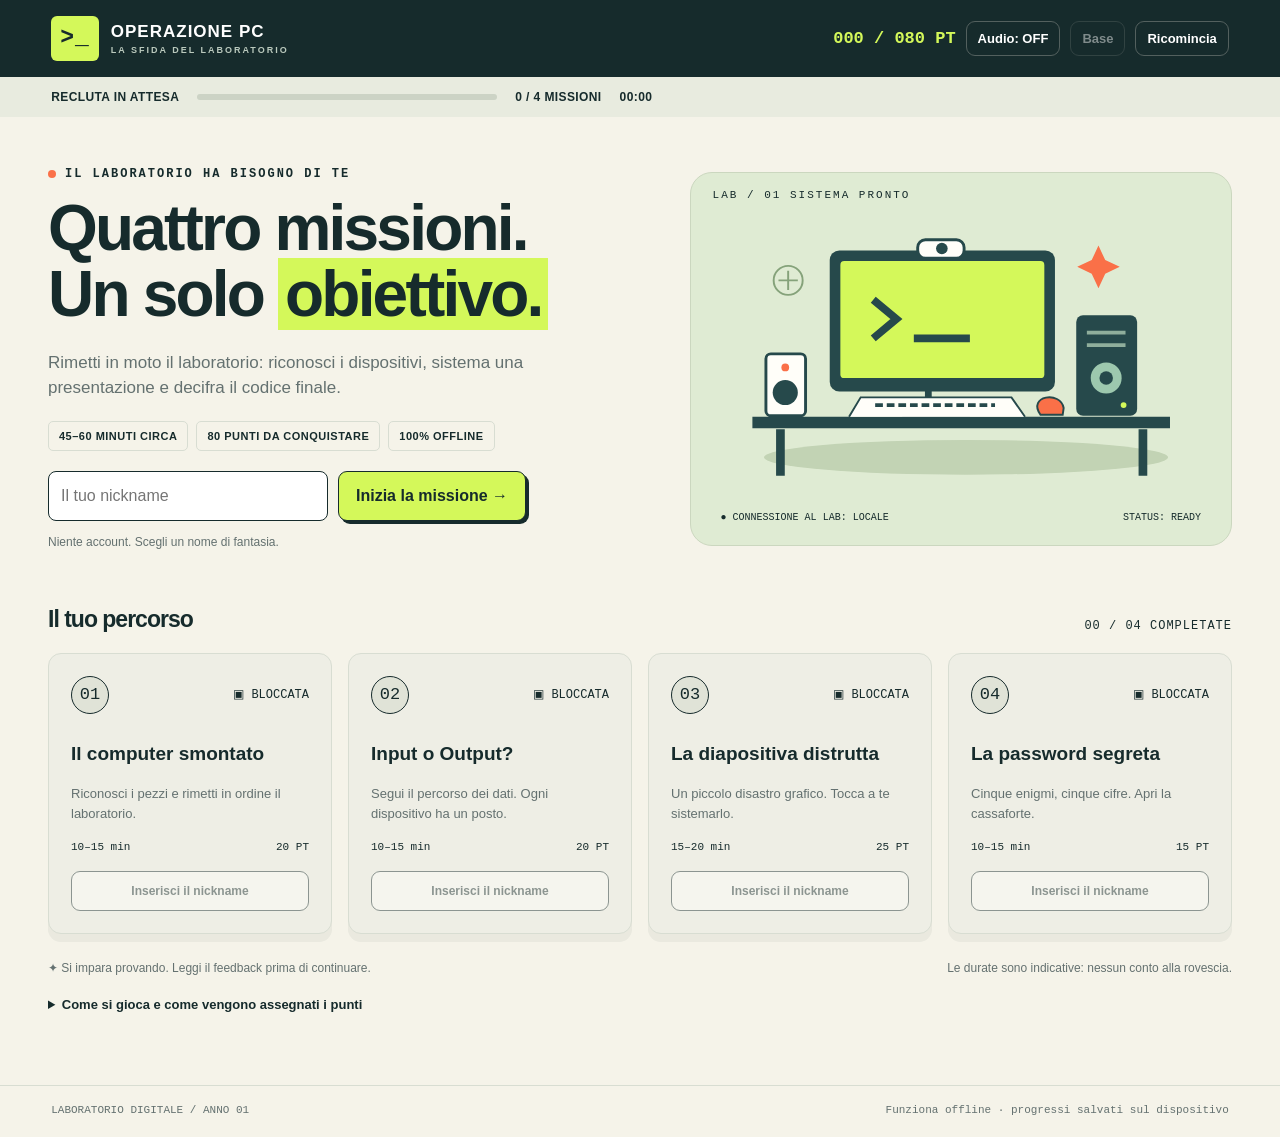
<file: index.html>
<!DOCTYPE html>
<html lang="it">
<head>
<meta charset="utf-8"><meta name="viewport" content="width=device-width,initial-scale=1">
<meta name="theme-color" content="#132325">
<title>OPERAZIONE PC — La sfida del laboratorio</title>
<style>
:root{--paper:#f5f3e9;--ink:#162b2c;--muted:#647170;--lime:#d4f85a;--orange:#fa7048;--line:#d8ddd2;--white:#fffef9;--green:#26724c;--red:#ad332d;--shadow:0 8px 0 #162b2c0d}*{box-sizing:border-box}body{margin:0;background:var(--paper);color:var(--ink);font-family:Arial,Helvetica,sans-serif;line-height:1.5}button,input,select{font:inherit}button{cursor:pointer}button:disabled{cursor:not-allowed;opacity:.45}button:focus-visible,input:focus-visible,select:focus-visible,[tabindex]:focus-visible{outline:3px solid #fa7048;outline-offset:4px}button{border:1px solid var(--ink);border-radius:9px;background:var(--white);padding:10px 17px;color:var(--ink);font-weight:700;transition:transform .16s,background .16s}button:hover:not(:disabled){transform:translateY(-2px);background:#e9eddf}.primary{background:var(--lime);box-shadow:3px 3px 0 var(--ink)}.primary:hover:not(:disabled){background:#c3ed3e}.dark{background:var(--ink);color:white}.dark:hover:not(:disabled){background:#304546}.small{padding:7px 11px;font-size:13px}.ghost{border-color:var(--line);background:transparent}.danger{color:var(--red)}header{background:var(--ink);color:white;padding:16px 4vw;display:flex;gap:20px;align-items:center;justify-content:space-between;position:relative;z-index:2}.brand{display:flex;align-items:center;gap:12px;letter-spacing:1px;font-size:17px;font-weight:900}.brand-mark{background:var(--lime);color:var(--ink);padding:5px 9px;border-radius:6px;font-family:monospace;font-size:23px}.header-tools{display:flex;align-items:center;gap:10px;flex-wrap:wrap}.header-tools button{color:white;border-color:#53605e;background:transparent}.score-pill{color:var(--lime);font:700 17px monospace}.statusbar{padding:11px 4vw;background:#e8ebdf;display:flex;gap:18px;align-items:center;font-size:12px;font-weight:700;letter-spacing:.4px}.progress-track{height:6px;background:#ccd3c5;border-radius:10px;flex:1;max-width:300px;overflow:hidden}.progress-track span{display:block;height:100%;background:var(--green);transition:width .4s}main{max-width:1240px;padding:36px 28px 70px;margin:auto}h1,h2,h3,p{margin-top:0}h1{font-size:clamp(38px,5vw,68px);line-height:1.04;letter-spacing:-2.8px;margin-bottom:22px}h2{font-size:30px;line-height:1.15;letter-spacing:-1px;margin-bottom:12px}h3{font-size:19px;line-height:1.25}.eyebrow{font:700 12px monospace;letter-spacing:2px;text-transform:uppercase;margin-bottom:14px;display:flex;align-items:center;gap:9px}.dot{width:8px;height:8px;border-radius:50%;background:var(--orange);display:inline-block}.muted{color:var(--muted)}.hero{display:grid;grid-template-columns:1.1fr 1fr;gap:45px;align-items:center;padding:14px 0 35px}.hero-copy>p{font-size:17px;max-width:510px}.hero-visual{background:#dfebd3;border:1px solid #cbd7bf;border-radius:22px;position:relative;padding:32px 20px 12px;overflow:hidden}.hero-visual:before{content:"LAB / 01     SISTEMA PRONTO";font:11px monospace;letter-spacing:2px;position:absolute;top:16px;left:22px}.hero-visual svg{width:100%;max-height:290px}.tag-row{display:flex;gap:8px;flex-wrap:wrap;margin:20px 0}.tag{font-size:11px;letter-spacing:.5px;font-weight:700;padding:6px 10px;border:1px solid var(--line);border-radius:5px}.start-form{display:flex;gap:10px;flex-wrap:wrap}.start-form input{border:1px solid var(--ink);background:white;border-radius:8px;padding:12px;min-width:210px;flex:1;max-width:280px}.mission-heading{display:flex;align-items:end;justify-content:space-between;gap:15px;margin:20px 0}.mission-heading h2{font-size:23px;margin:0}.mission-grid{display:grid;grid-template-columns:repeat(4,1fr);gap:16px}.mission-card{position:relative;border:1px solid var(--line);border-radius:13px;background:var(--white);padding:22px;display:flex;flex-direction:column;box-shadow:var(--shadow);min-height:275px}.mission-card.active{border:2px solid var(--ink);padding:21px}.mission-card.locked{background:#eeeee5}.card-top{display:flex;align-items:center;justify-content:space-between;margin-bottom:28px;font:12px monospace}.mission-number{width:38px;height:38px;display:grid;place-items:center;border:1px solid var(--ink);border-radius:50%;font-size:17px;background:var(--lime)}.locked .mission-number{background:#e0e3d7}.mission-card p{font-size:13px;color:var(--muted);flex:1}.mission-card button{width:100%;font-size:12px}.card-meta{font:11px monospace;display:flex;justify-content:space-between;margin:5px 0 18px}.footer-note{margin:25px 0 0;font-size:12px;color:var(--muted);display:flex;justify-content:space-between;gap:16px}.panel{border:1px solid var(--line);border-radius:16px;background:var(--white);padding:24px;box-shadow:var(--shadow)}.mission-title{display:flex;justify-content:space-between;gap:20px;align-items:start;margin-bottom:22px}.mission-title h1{font-size:40px;letter-spacing:-1.5px;margin:6px 0 10px}.mission-title p{max-width:730px;margin-bottom:0}.step{font:12px monospace;letter-spacing:1px}.point-tag{background:var(--lime);border:1px solid var(--ink);border-radius:7px;padding:8px 13px;white-space:nowrap;font:700 15px monospace}.split{display:grid;grid-template-columns:1.7fr 1fr;gap:20px}.instructions{background:#e9efdd;border-left:3px solid var(--green);padding:13px 16px;margin-bottom:20px;font-size:14px}.label-bank{display:flex;gap:8px;flex-wrap:wrap}.label-btn{font-size:13px;padding:8px 11px}.label-btn.selected{background:var(--ink);color:white}.label-btn.used{opacity:.4;text-decoration:line-through}.lab-scene{background:radial-gradient(#d1dcca 1px,transparent 1px),#eef2e6;background-size:18px 18px;border-radius:13px;border:1px solid var(--line);padding:18px;display:grid;grid-template-columns:repeat(5,1fr);gap:10px}.component{background:#fffef9d9;min-height:160px;border:1px solid #c6d1c0;border-radius:9px;padding:8px;display:flex;flex-direction:column;align-items:center;justify-content:center;gap:4px;position:relative}.component svg{width:100%;height:92px;max-width:125px}.component .component-num{font:11px monospace;color:var(--muted)}.component .answer{font-size:12px}.component.solved{border:2px solid var(--green);background:#e5f5dc}.component.failed{background:#ffe9de;border-color:var(--orange)}.tries{font-size:10px;color:var(--muted)}.feedback{margin-top:18px;border-radius:9px;padding:14px 17px;background:#e9eddf;min-height:54px;font-size:14px}.feedback.good{background:#e1f0da;color:#205638}.feedback.bad{background:#ffebe1;color:#963a25}.mission-actions{display:flex;gap:12px;align-items:center;flex-wrap:wrap;margin-top:22px}.learning{margin-top:16px;font-size:13px;color:var(--muted)}.device-deck{display:flex;gap:16px;align-items:center;justify-content:center;background:#edf1e7;padding:22px;border-radius:13px;margin-bottom:20px;min-height:190px}.device-card{width:190px;text-align:center;border:2px solid var(--ink);border-radius:12px;background:var(--white);padding:14px;box-shadow:5px 5px 0 #cad5c0;cursor:grab;touch-action:none}.device-card svg{height:95px;width:100%}.device-card strong{display:block}.device-card.chosen{outline:3px solid var(--orange)}.drop-grid{display:grid;grid-template-columns:repeat(3,1fr);gap:15px}.drop-zone{min-height:150px;border:2px dashed #a8b6a1;background:#f8faf1;border-radius:12px;padding:22px 12px;text-align:center}.drop-zone:hover,.drop-zone.drag-over{border-color:var(--green);background:#e1f1d1;transform:none}.drop-zone b{display:block;font-size:20px}.drop-zone span{display:block;font-size:13px;margin-top:7px;font-weight:400}.mini-track{display:flex;gap:5px;flex-wrap:wrap;margin:20px 0}.mini-track span{width:26px;height:7px;border-radius:6px;background:#dce2d3}.mini-track span.done{background:var(--green)}.mini-track span.current{background:var(--orange)}details{font-size:13px;margin-top:18px}summary{cursor:pointer;font-weight:700}.reference{width:320px;max-width:100%;margin:0 0 20px}.slide{container-type:inline-size;position:relative;width:100%;aspect-ratio:16/9;background:#fff;border:1px solid #c8cece;overflow:hidden;border-radius:4px;touch-action:none}.slide:before{content:"";position:absolute;left:0;top:0;height:100%;width:1.3%;background:#26724c}.slide .slide-el{position:absolute;line-height:1.22;overflow:hidden;user-select:none;touch-action:none}.slide.editing .slide-el{cursor:move;outline:1px dashed #bbc4bd}.slide .slide-el.selected{outline:2px solid #fa7048;outline-offset:3px}.slide-el svg{width:100%;height:100%}.editor-layout{display:grid;grid-template-columns:1fr 270px;gap:20px}.toolbar{display:flex;gap:7px;margin-bottom:14px;flex-wrap:wrap}.control label{display:flex;align-items:center;justify-content:space-between;font-size:12px;margin:12px 0 3px;font-weight:700}.control input[type=range]{width:100%;accent-color:var(--green)}.control select{width:100%;padding:8px;border-radius:6px;border:1px solid #b7c3b4;background:white}.control h3{margin-bottom:14px}.control .small{margin-top:12px}.checks{padding:0;list-style:none;display:grid;grid-template-columns:1fr 1fr;gap:7px;font-size:12px}.checks li{padding:8px 10px;border-radius:6px;background:#f0f2e9}.checks li.pass{background:#dfefd7;color:#205638}.code-slots{display:flex;gap:12px;justify-content:center;margin:24px 0}.code-slot{width:62px;height:74px;display:grid;place-items:center;background:var(--ink);color:var(--lime);border-radius:9px;font:700 36px monospace;border:1px solid #61766c}.code-slot.hidden{color:#7a9387}.riddle-nav{display:flex;gap:8px;justify-content:center;margin-bottom:20px}.riddle-nav button{width:42px;padding:8px}.riddle-nav .active{background:var(--lime)}.riddle-nav .done{background:#ddecdb}.riddle-card{max-width:700px;margin:auto}.riddle-card h3{font-size:24px}.answer-form{display:flex;gap:10px;margin:20px 0;flex-wrap:wrap}.answer-form input{border:1px solid #97a999;border-radius:7px;padding:12px;flex:1;min-width:180px}.hint-box{font-size:13px;padding:12px;background:#f3f0dc;border-radius:6px;margin-top:12px}.keypad{display:grid;grid-template-columns:repeat(3,1fr);gap:9px;max-width:280px;margin:18px auto}.keypad button{font:700 24px monospace;padding:12px}.code-display{font:700 32px monospace;letter-spacing:12px;text-align:center;background:#e4eddb;border-radius:7px;padding:12px;max-width:280px;margin:18px auto}.vault{max-width:540px;margin:auto;text-align:center}.result{max-width:860px;margin:0 auto;text-align:center}.result h1{font-size:52px}.trophy{width:90px;height:90px;display:grid;place-items:center;border-radius:50%;background:var(--lime);font-size:44px;margin:0 auto 22px;border:2px solid var(--ink)}.result-score{font:700 76px monospace;letter-spacing:-6px;margin:12px}.result-score small{font-size:25px;letter-spacing:0;color:var(--muted)}.stats{display:grid;grid-template-columns:repeat(3,1fr);gap:12px;margin:24px 0}.stats div{background:#edf1e4;border-radius:9px;padding:16px}.stats b{display:block;font-size:21px}.stats span{font-size:12px}.report{display:grid;grid-template-columns:repeat(4,1fr);gap:9px;margin:25px 0}.report div{border:1px solid var(--line);border-radius:9px;padding:14px 8px;font-size:12px}.report strong{display:block;font:700 21px monospace;margin-top:10px}.toast{position:fixed;bottom:22px;left:50%;transform:translateX(-50%);background:var(--ink);color:white;padding:13px 22px;border-radius:9px;z-index:100;max-width:90vw;font-size:14px;box-shadow:0 5px 30px #0003}.celebration{position:fixed;inset:0;pointer-events:none;z-index:20;overflow:hidden}.confetti{position:absolute;width:10px;height:19px;top:-30px;animation:fall 2.8s linear forwards}.unlock{animation:unlock .6s ease}.sr-only{position:absolute;width:1px;height:1px;padding:0;overflow:hidden;clip:rect(0,0,0,0)}.print-only{display:none}dialog{border:1px solid var(--ink);border-radius:15px;padding:28px;max-width:470px;width:90%;box-shadow:0 25px 70px #0004}dialog::backdrop{background:#13232599}dialog h2{font-size:24px}dialog .mission-actions{justify-content:flex-end}footer{border-top:1px solid var(--line);padding:18px 4vw;color:var(--muted);font:11px monospace;display:flex;justify-content:space-between;gap:16px}@keyframes fall{to{transform:translateY(110vh) rotate(620deg)}}@keyframes unlock{50%{transform:scale(1.04);filter:brightness(1.15)}}@media(max-width:950px){.mission-grid{grid-template-columns:repeat(2,1fr)}.hero{gap:25px}.split{grid-template-columns:1fr}.lab-scene{grid-template-columns:repeat(5,1fr)}.component{min-height:140px}.editor-layout{grid-template-columns:1fr 230px}.header-tools{gap:6px}.brand{font-size:14px}}@media(max-width:650px){header{padding:14px 18px;align-items:start}.brand{font-size:12px;gap:7px}.header-tools .small{font-size:11px;padding:5px 7px}.header-tools{justify-content:end}.brand-mark{font-size:17px}.score-pill{font-size:13px}main{padding:25px 16px 40px}.hero{grid-template-columns:1fr;gap:15px}.hero-visual{order:-1;padding-top:30px}.hero-visual svg{max-height:160px}.hero h1{font-size:43px}.mission-grid{gap:10px}.mission-card{padding:15px;min-height:260px}.mission-card.active{padding:14px}.card-top{margin-bottom:18px}.mission-title h1{font-size:31px}.mission-title{gap:10px}.point-tag{font-size:12px;padding:6px}.panel{padding:16px}.lab-scene{grid-template-columns:repeat(2,1fr);padding:10px}.component{min-height:140px}.drop-grid{gap:8px}.drop-zone{padding:13px 6px;min-height:145px}.drop-zone b{font-size:15px}.drop-zone span{font-size:11px}.device-deck{padding:16px;gap:12px}.editor-layout{grid-template-columns:1fr}.control{display:grid;grid-template-columns:1fr 1fr;gap:5px 14px}.control h3,.control>p{grid-column:1/-1}.checks{grid-template-columns:1fr}.code-slots{gap:7px}.code-slot{width:48px;height:61px;font-size:29px}.report{grid-template-columns:repeat(2,1fr)}.stats{gap:6px}.stats div{padding:11px 5px}.stats b{font-size:17px}.result h1{font-size:36px}.footer-note{flex-direction:column}.statusbar{gap:10px;font-size:10px}.result-score{font-size:64px}footer{font-size:10px}}@media(prefers-reduced-motion:reduce){*,*:before,*:after{animation:none!important;transition:none!important}}@media print{body{background:white}body>*{display:none!important}#certificate{display:block!important;padding:35mm 18mm;text-align:center;border:5px double #162b2c;min-height:240mm;color:#162b2c}#certificate h1{font-size:44px;line-height:1.2}#certificate h2{font-size:35px;margin:28px 0}#certificate p{font-size:18px}#certificate .cert-score{font-size:50px;font-family:monospace}}
</style>
</head>
<body>
<header><div class="brand"><span class="brand-mark">&gt;_</span><span>OPERAZIONE PC<small style="display:block;font-size:9px;letter-spacing:2px;color:#bac9bd">LA SFIDA DEL LABORATORIO</small></span></div><div class="header-tools"><span class="score-pill" id="globalScore">000 / 080 PT</span><button class="small" id="audioBtn" aria-pressed="false">Audio: OFF</button><button class="small" id="homeBtn">Base</button><button class="small" id="resetBtn">Ricomincia</button></div></header>
<div class="statusbar"><span id="playerStatus">RECLUTA IN ATTESA</span><div class="progress-track" aria-label="Missioni completate"><span id="globalProgress" style="width:0%"></span></div><span id="missionStatus">0 / 4 MISSIONI</span><span id="timer">00:00</span></div>
<main id="app"></main>
<footer><span>LABORATORIO DIGITALE / ANNO 01</span><span id="saveStatus">Funziona offline · progressi salvati sul dispositivo</span></footer>
<div id="live" class="sr-only" aria-live="polite"></div><div id="toast" class="toast" hidden role="status"></div>
<dialog id="confirmDialog"><h2 id="dialogTitle"></h2><p id="dialogText"></p><div class="mission-actions"><button id="dialogCancel">Annulla</button><button class="primary" id="dialogConfirm">Conferma</button></div></dialog>
<section id="certificate" class="print-only"></section>
<script>
'use strict';
// Tutte le illustrazioni sono SVG incorporati: nessuna risorsa esterna.
const $=s=>document.querySelector(s), app=$('#app');
const KEY='operazione-pc-v1';
const escapeHTML=s=>String(s).replace(/[&<>"']/g,c=>({'&':'&amp;','<':'&lt;','>':'&gt;','"':'&quot;',"'":'&#39;'}[c]));
const shuffle=a=>{a=[...a];for(let i=a.length-1;i>0;i--){const j=Math.floor(Math.random()*(i+1));[a[i],a[j]]=[a[j],a[i]]}return a};
const fmt=n=>Number.isInteger(n)?String(n):n.toLocaleString('it-IT',{maximumFractionDigits:1});
const icons={
 monitor:'<rect x="15" y="13" width="90" height="59" rx="5" fill="#26494b"/><rect x="21" y="19" width="78" height="45" rx="2" fill="#bfe7ce"/><path d="M45 83h30M60 72v11"/><path d="m35 40 12 10 29-23" stroke="#26724c"/>',
 tastiera:'<rect x="7" y="31" width="106" height="49" rx="6" fill="#d9dfd2"/><path d="M17 43h86M17 54h86M17 65h86M26 37v25m14-25v25m14-25v25m14-25v25m14-25v25m14-25v25M40 73h42" stroke="#526e64" stroke-width="3"/>',
 mouse:'<path d="M60 18v-9m0 9C28 18 32 45 32 64c0 30 56 30 56 0 0-19 4-46-28-46Z" fill="#d9dfd2"/><path d="M60 19v26M33 47h54"/><rect x="56" y="27" width="8" height="14" rx="4" fill="#fa7048"/>',
 webcam:'<path d="M44 65v13h32V65M31 81h58"/><rect x="17" y="26" width="86" height="41" rx="18" fill="#d9dfd2"/><circle cx="60" cy="46" r="16" fill="#26494b"/><circle cx="60" cy="46" r="7" fill="#bfe7ce"/><circle cx="88" cy="41" r="3" fill="#fa7048"/>',
 microfono:'<rect x="45" y="12" width="30" height="50" rx="15" fill="#d4f85a"/><path d="M34 45v8a26 26 0 0 0 52 0v-8M60 79v12M43 92h34M49 26h22M49 35h22M49 44h22"/>',
 stampante:'<path d="M33 36V9h54v27" fill="white"/><rect x="16" y="33" width="88" height="44" rx="6" fill="#d9dfd2"/><path d="M33 60h54v32H33Z" fill="white"/><path d="M43 72h34M43 82h24"/><circle cx="91" cy="45" r="4" fill="#fa7048"/>',
 casse:'<rect x="14" y="15" width="38" height="76" rx="5" fill="#26494b"/><rect x="68" y="15" width="38" height="76" rx="5" fill="#26494b"/><circle cx="33" cy="65" r="12" fill="#bfe7ce"/><circle cx="87" cy="65" r="12" fill="#bfe7ce"/><circle cx="33" cy="33" r="6" fill="#d4f85a"/><circle cx="87" cy="33" r="6" fill="#d4f85a"/>',
 case:'<rect x="34" y="9" width="52" height="87" rx="5" fill="#26494b"/><path d="M43 25h34M43 37h34" stroke="#9db9a9"/><circle cx="60" cy="66" r="13" fill="#bfe7ce"/><circle cx="60" cy="66" r="5" fill="#26494b"/><circle cx="72" cy="87" r="3" fill="#d4f85a"/>',
 cuffie:'<path d="M24 61V49a36 36 0 0 1 72 0v12" fill="none" stroke-width="10"/><rect x="18" y="49" width="21" height="38" rx="8" fill="#d4f85a"/><rect x="81" y="49" width="21" height="38" rx="8" fill="#d4f85a"/>',
 scanner:'<path d="m18 57 10-41 78 12-9 29Z" fill="#bfe7ce"/><path d="m29 46 6-21 58 9-4 12" fill="white"/><rect x="13" y="57" width="95" height="30" rx="5" fill="#d9dfd2"/><path d="M23 68h62"/><circle cx="98" cy="73" r="3" fill="#fa7048"/>',
 touchscreen:'<rect x="30" y="6" width="60" height="90" rx="7" fill="#26494b"/><rect x="36" y="14" width="48" height="69" rx="3" fill="#bfe7ce"/><circle cx="60" cy="90" r="2" fill="white"/><path d="M63 67V42a5 5 0 0 1 10 0v14l8-3 9 10-8 22H64L51 70a5 5 0 0 1 7-7Z" fill="#fa7048"/>',
 proiettore:'<rect x="11" y="34" width="96" height="42" rx="9" fill="#d9dfd2"/><circle cx="79" cy="55" r="17" fill="#26494b"/><circle cx="79" cy="55" r="10" fill="#bfe7ce"/><path d="M22 47h19M22 55h19M22 63h19M26 77v8M92 77v8"/>',
 multifunzione:'<path d="M23 33 34 13h59l13 20" fill="#bfe7ce"/><rect x="15" y="33" width="91" height="45" rx="6" fill="#d9dfd2"/><path d="M32 59h55v34H32Z" fill="white"/><path d="M42 70h35M42 80h26"/><path d="M24 23h71"/><circle cx="93" cy="45" r="3" fill="#fa7048"/>',
 tavoletta:'<path d="m12 74 17-44h77L91 83H20Z" fill="#26494b"/><path d="m30 66 10-27h52L81 74H26" fill="#bfe7ce"/><path d="m59 56 28-43 7 5-30 42Z" fill="#fa7048"/>',
 braille:'<rect x="6" y="40" width="108" height="35" rx="6" fill="#26494b"/><path d="M17 54h86M17 65h86" stroke="#bfe7ce" stroke-width="5" stroke-dasharray="2 6"/><path d="M29 29h62"/>',
};
function icon(id){return `<svg viewBox="0 0 120 105" aria-hidden="true" fill="none" stroke="#26494b" stroke-width="2.5" stroke-linecap="round" stroke-linejoin="round">${icons[id]||icons.monitor}</svg>`}
const devices=[
 {id:'monitor',name:'Monitor',category:'out',why:'Il monitor mostra immagini e testi prodotti dal computer: le informazioni escono verso di noi.'},
 {id:'tastiera',name:'Tastiera',category:'in',why:'Con i tasti inseriamo lettere, numeri e comandi nel computer.'},
 {id:'mouse',name:'Mouse',category:'in',why:'Il mouse invia al computer movimenti, clic e selezioni.'},
 {id:'webcam',name:'Webcam',category:'in',why:'La webcam acquisisce immagini e video e li invia al computer.'},
 {id:'microfono',name:'Microfono',category:'in',why:'Il microfono acquisisce la voce e altri suoni: i dati entrano nel computer.'},
 {id:'stampante',name:'Stampante',category:'out',why:'La stampante trasferisce su carta testi e immagini ricevuti dal computer.'},
 {id:'casse',name:'Casse audio',category:'out',why:'Le casse trasformano i dati del computer in suoni che possiamo ascoltare.'},
 {id:'case',name:'Case del PC',category:null,why:'Il case è il contenitore che protegge i componenti interni del computer. Non è un singolo dispositivo di input o output.'},
 {id:'cuffie',name:'Cuffie',category:'out',why:'Queste cuffie, senza microfono, riproducono l’audio del computer.'},
 {id:'scanner',name:'Scanner',category:'in',why:'Lo scanner acquisisce un documento cartaceo e ne invia l’immagine digitale al computer.'},
 {id:'touchscreen',name:'Touchscreen',category:'both',why:'Lo schermo mostra informazioni (output) e riceve i nostri tocchi (input).'},
 {id:'proiettore',name:'Proiettore',category:'out',why:'Il proiettore mostra su una parete immagini ricevute dal computer.'},
 {id:'multifunzione',name:'Stampante con scanner',category:'both',why:'La scansione acquisisce dati (input); la stampa li trasferisce su carta (output).'},
 {id:'tavoletta',name:'Tavoletta grafica',category:'in',why:'La tavoletta senza schermo acquisisce i movimenti della penna per disegnare nel computer.'},
 {id:'braille',name:'Display Braille',category:'out',why:'Questo display restituisce il testo del computer con puntini in rilievo, leggibili al tatto.'},
 {id:'cuffie-mic',name:'Cuffie con microfono',category:'both',why:'Le cuffie riproducono suoni (output); il microfono acquisisce la voce (input).'}
];
icons['cuffie-mic']=icons.cuffie+'<path d="M91 81v10H64"/><rect x="55" y="85" width="15" height="9" rx="4" fill="#fa7048"/>';
const byId=id=>devices.find(d=>d.id===id);
const missions=[{title:'Il computer smontato',desc:'Riconosci i pezzi e rimetti in ordine il laboratorio.',time:'10–15 min',max:20},{title:'Input o Output?',desc:'Segui il percorso dei dati. Ogni dispositivo ha un posto.',time:'10–15 min',max:20},{title:'La diapositiva distrutta',desc:'Un piccolo disastro grafico. Tocca a te sistemarlo.',time:'15–20 min',max:25},{title:'La password segreta',desc:'Cinque enigmi, cinque cifre. Apri la cassaforte.',time:'10–15 min',max:15}];
function initial(){return {version:1,nickname:'',audio:false,elapsed:0,finished:false,completed:[false,false,false,false],scores:[0,0,0,0],m1:{order:shuffle(devices.slice(0,10).map(d=>d.id)),labels:shuffle(devices.slice(0,10).map(d=>d.id)),attempts:{},resolved:{},selected:null},m2:{order:shuffle(devices.filter(d=>d.category).map(d=>d.id)),index:0,attempts:{},results:{},pending:false},m3:{selected:'title',elements:{title:{x:38,y:67,w:60,font:15,color:'#c9c9c9'},body:{x:4,y:6,w:82,font:39,color:'#d8d8d8'},image:{x:27,y:15,w:65}},checked:false},m4:{digits:Array.from({length:5},()=>String(Math.floor(Math.random()*10))),solved:[false,false,false,false,false],errors:[0,0,0,0,0],hints:[0,0,0,0,0],current:0,entry:''}}}
let storageAvailable=true,state;
try{const raw=localStorage.getItem(KEY);state=raw?JSON.parse(raw):initial();if(!validState(state))throw Error('Salvataggio non valido')}catch(e){state=initial();if(e instanceof SyntaxError)storageAvailable=false}
function validState(s){return s&&s.version===1&&typeof s.nickname==='string'&&typeof s.elapsed==='number'&&s.elapsed>=0&&s.completed?.length===4&&s.scores?.length===4&&s.scores.every((n,i)=>Number.isFinite(n)&&n>=0&&n<=missions[i].max)&&s.m1?.order?.length===10&&s.m1.order.every(id=>byId(id))&&s.m1.labels?.length===10&&s.m1.attempts&&s.m1.resolved&&s.m2?.order?.length===15&&s.m2.order.every(id=>byId(id)?.category)&&Number.isInteger(s.m2.index)&&s.m2.index>=0&&s.m2.index<=15&&s.m2.attempts&&s.m2.results&&s.m3?.elements?.title&&s.m3.elements.body&&s.m3.elements.image&&s.m4?.digits?.length===5&&s.m4.digits.every(n=>/^\d$/.test(n))&&s.m4.solved?.length===5&&s.m4.errors?.length===5&&s.m4.hints?.length===5}
let view='home',feedback='',feedbackKind='',toastTimeout,lastTick=Date.now(),audioContext,dialogAction=null;
function persist(){try{localStorage.setItem(KEY,JSON.stringify(state));storageAvailable=true}catch(e){storageAvailable=false}$('#saveStatus').textContent=storageAvailable?'Funziona offline · progressi salvati sul dispositivo':'Salvataggio non disponibile: mantieni aperta questa pagina';updateHeader()}
function total(){return Math.round(state.scores.reduce((a,b)=>a+b,0)*2)/2}
function timeText(seconds){const m=Math.floor(seconds/60),s=Math.floor(seconds%60);return `${String(m).padStart(2,'0')}:${String(s).padStart(2,'0')}`}
function updateHeader(){$('#globalScore').textContent=`${fmt(total()).padStart(3,'0')} / 080 PT`;$('#playerStatus').textContent=state.nickname?`AGENTE ${state.nickname.toUpperCase()}`:'RECLUTA IN ATTESA';const count=state.completed.filter(Boolean).length;$('#globalProgress').style.width=`${count*25}%`;$('#missionStatus').textContent=`${count} / 4 MISSIONI`;$('#timer').textContent=timeText(state.elapsed);$('#audioBtn').textContent=`Audio: ${state.audio?'ON':'OFF'}`;$('#audioBtn').setAttribute('aria-pressed',String(state.audio));$('#homeBtn').disabled=!state.nickname}
function announce(message,kind=''){$('#live').textContent=message;feedback=message;feedbackKind=kind;tone(kind==='bad'?false:true)}
function toast(message){$('#toast').textContent=message;$('#toast').hidden=false;clearTimeout(toastTimeout);toastTimeout=setTimeout(()=>$('#toast').hidden=true,3500)}
function tone(good){if(!state.audio)return;try{audioContext??=new(window.AudioContext||window.webkitAudioContext)();audioContext.resume();const o=audioContext.createOscillator(),g=audioContext.createGain();o.connect(g);g.connect(audioContext.destination);o.type='sine';o.frequency.setValueAtTime(good?550:180,audioContext.currentTime);o.frequency.exponentialRampToValueAtTime(good?880:90,audioContext.currentTime+.14);g.gain.setValueAtTime(.07,audioContext.currentTime);g.gain.exponentialRampToValueAtTime(.001,audioContext.currentTime+.22);o.start();o.stop(audioContext.currentTime+.23)}catch(e){}}
function confirmAction(title,message,action){$('#dialogTitle').textContent=title;$('#dialogText').textContent=message;dialogAction=action;$('#confirmDialog').showModal()}
$('#dialogCancel').onclick=()=>$('#confirmDialog').close();$('#dialogConfirm').onclick=()=>{$('#confirmDialog').close();dialogAction?.();dialogAction=null};
$('#audioBtn').onclick=()=>{state.audio=!state.audio;persist();tone(true)};
$('#homeBtn').onclick=()=>navigate('home');$('#resetBtn').onclick=()=>confirmAction('Nuova operazione?','Verranno cancellati nickname, punteggio e progressi di questa partita su questo browser.',()=>{state=initial();lastTick=Date.now();persist();$('#live').textContent='';navigate('home')});
// Il tempo conta solo mentre la pagina è visibile; non include la chiusura del browser.
setInterval(()=>{const now=Date.now();if(state.nickname&&!state.finished&&!document.hidden){state.elapsed+=Math.min(2,(now-lastTick)/1000);updateHeader()}lastTick=now},1000);
setInterval(()=>{if(state.nickname)persist()},10000);document.addEventListener('visibilitychange',()=>{lastTick=Date.now();persist()});window.addEventListener('pagehide',persist);
function navigate(next){view=next;feedback='';feedbackKind='';render();window.scrollTo({top:0,behavior:'instant'});const heading=app.querySelector('h1');if(heading){heading.tabIndex=-1;heading.focus({preventScroll:true})}}
function render(){updateHeader();if(view==='home')home();else if(view==='final')finalScreen();else if(view===1)mission1();else if(view===2)mission2();else if(view===3)mission3();else if(view===4)mission4()}
function feedbackHTML(){return `<div class="feedback ${feedbackKind}" role="status">${feedback?escapeHTML(feedback):'Il laboratorio è pronto. Tocca a te!'}</div>`}
function heading(n,extra=''){const m=missions[n-1];return `<div class="mission-title"><div><div class="step">MISSIONE 0${n} / 04 · ${m.time.toUpperCase()}</div><h1>${m.title}</h1><p class="muted">${m.desc} ${extra}</p></div><div class="point-tag">${fmt(state.scores[n-1])} / ${m.max} PT</div></div>`}
function labIllustration(){return `<svg viewBox="0 0 480 300" aria-label="Una postazione informatica illustrata" role="img"><ellipse cx="245" cy="261" rx="209" ry="18" fill="#c2d3b4"/><path d="M24 219h432v12H24z" fill="#26494b"/><path d="M53 232v48m375-48v48" stroke="#26494b" stroke-width="9"/><rect x="104" y="47" width="233" height="146" rx="10" fill="#26494b"/><rect x="115" y="58" width="211" height="121" rx="4" fill="#d4f85a"/><path d="m149 98 24 20-24 20m42 0h58" fill="none" stroke="#26494b" stroke-width="8"/><path d="M206 192v23h-27m27 0h43" fill="none" stroke="#26494b" stroke-width="7"/><rect x="359" y="114" width="63" height="104" rx="7" fill="#26494b"/><path d="M370 132h40m-40 13h40" stroke="#8fae9c" stroke-width="4"/><circle cx="390" cy="179" r="16" fill="#9dc8ae"/><circle cx="390" cy="179" r="7" fill="#26494b"/><circle cx="408" cy="207" r="3" fill="#d4f85a"/><path d="m124 219 12-20h156l14 20" fill="#fffef9" stroke="#26494b" stroke-width="2"/><path d="M151 207h124" stroke="#26494b" stroke-width="4" stroke-dasharray="8 4"/><path d="M322 217c-14-20 21-25 24-7l-1 7z" fill="#fa7048" stroke="#26494b" stroke-width="2"/><rect x="38" y="154" width="41" height="64" rx="5" fill="#fffef9" stroke="#26494b" stroke-width="3"/><circle cx="58" cy="194" r="13" fill="#26494b"/><circle cx="58" cy="168" r="4" fill="#fa7048"/><rect x="195" y="36" width="48" height="19" rx="8" fill="#fffef9" stroke="#26494b" stroke-width="3"/><circle cx="220" cy="45" r="6" fill="#26494b"/><path d="m375 57 7-15 7 15 15 7-15 7-7 15-7-15-15-7z" fill="#fa7048"/><circle cx="61" cy="78" r="15" fill="none" stroke="#85a27a" stroke-width="2"/><path d="M51 78h20m-10-10v20" stroke="#85a27a" stroke-width="2"/></svg>`}
function home(){const started=Boolean(state.nickname),count=state.completed.filter(Boolean).length;app.innerHTML=`<section class="hero"><div class="hero-copy"><div class="eyebrow"><i class="dot"></i> IL LABORATORIO HA BISOGNO DI TE</div><h1>Quattro missioni.<br>Un solo <span style="background:var(--lime);padding:0 7px">obiettivo.</span></h1><p class="muted">Rimetti in moto il laboratorio: riconosci i dispositivi, sistema una presentazione e decifra il codice finale.</p><div class="tag-row"><span class="tag">45–60 MINUTI CIRCA</span><span class="tag">80 PUNTI DA CONQUISTARE</span><span class="tag">100% OFFLINE</span></div>${started?`<p><b>Bentornato, ${escapeHTML(state.nickname)}.</b><br><span class="muted" style="font-size:14px">I tuoi progressi sono qui. Riparti dalla base.</span></p><button class="primary" id="resumeBtn">${count===4?'Vedi il risultato finale':'Riprendi l’operazione'} →</button>`:`<form class="start-form" id="startForm"><label class="sr-only" for="nickname">Il tuo nickname</label><input id="nickname" maxlength="20" placeholder="Il tuo nickname" required autocomplete="off"><button class="primary" type="submit">Inizia la missione →</button></form><p style="font-size:12px;margin:12px 0 0" class="muted">Niente account. Scegli un nome di fantasia.</p>`}</div><div class="hero-visual">${labIllustration()}<div style="display:flex;justify-content:space-between;font:10px monospace;padding:10px"><span>● CONNESSIONE AL LAB: LOCALE</span><span>STATUS: READY</span></div></div></section><div class="mission-heading"><h2>Il tuo percorso</h2><span class="step">${String(count).padStart(2,'0')} / 04 COMPLETATE</span></div><section class="mission-grid">${missions.map((m,i)=>{const unlocked=started&&(i===0||state.completed[i-1]),done=state.completed[i];return `<article class="mission-card ${!unlocked?'locked':!done?'active':''}"><div class="card-top"><span class="mission-number">0${i+1}</span><span>${done?'✓ COMPLETATA':unlocked?'● DISPONIBILE':'▣ BLOCCATA'}</span></div><h3>${m.title}</h3><p>${m.desc}</p><div class="card-meta"><span>${m.time}</span><span>${done?fmt(state.scores[i])+' / ':''}${m.max} PT</span></div><button data-mission="${i+1}" ${!unlocked?'disabled':''} class="${unlocked&&!done?'primary':''}">${done?'Rivedi missione':unlocked?'Entra nella missione →':started?'Completa la missione '+i:'Inserisci il nickname'}</button></article>`}).join('')}</section><div class="footer-note"><span>✦ Si impara provando. Leggi il feedback prima di continuare.</span><span>Le durate sono indicative: nessun conto alla rovescia.</span></div><details><summary>Come si gioca e come vengono assegnati i punti</summary><p>Usa mouse, trascinamento o pulsanti. Ogni missione sblocca la successiva. Nella prima hai tre tentativi per dispositivo (2, 1, 0,5 punti; al terzo errore viene spiegata la soluzione). Nella seconda puoi riprovare: dopo un errore il dispositivo vale metà dei suoi punti. Nell’editor ogni controllo superato vale 2,5 punti. Negli enigmi ogni risposta vale 3 punti, ridotti di 1 per errore fino a un minimo di 1. Gli indizi sono gratuiti. Il risultato finale può quindi includere mezzi punti.</p><p>Il salvataggio è locale a questo browser e a questo file: non è un account online. Per condividere il gioco distribuisci il file, senza dati personali. «Ricomincia» cancella la partita.</p></details>`;
if(!started)$('#startForm').onsubmit=e=>{e.preventDefault();const name=$('#nickname').value.trim();if(!name){toast('Inserisci un nickname.');return}state.nickname=name;lastTick=Date.now();persist();navigate(1)};
else $('#resumeBtn').onclick=()=>navigate(count===4?'final':state.completed.findIndex(x=>!x)+1);
app.querySelectorAll('[data-mission]').forEach(b=>b.onclick=()=>navigate(Number(b.dataset.mission)))}
function finishMission(n){if(state.completed[n-1])return;state.completed[n-1]=true;if(n===4){state.finished=true;state.finalDate=new Date().toLocaleDateString('it-IT')}persist();tone(true);confetti();navigate(n===4?'final':'home');toast(n===4?'Operazione completata!':`Missione ${n} completata. Missione ${n+1} sbloccata!`)}
function nextButton(n,ready){return `<div class="mission-actions"><button class="primary" id="finishBtn" ${ready?'':'disabled'}>${state.completed[n-1]?'Torna alla base':n===4?'Concludi l’operazione':'Completa missione e sblocca la prossima →'}</button><button class="ghost" id="backBtn">Salva e torna alla base</button></div>`}
function bindActions(n){$('#backBtn').onclick=()=>{persist();navigate('home')};$('#finishBtn').onclick=()=>state.completed[n-1]?navigate('home'):finishMission(n)}
// MISSIONE 1: selezione o drag & drop; tre tentativi indipendenti per componente.
function mission1(){const m=state.m1,done=Object.keys(m.resolved).length;app.innerHTML=heading(1)+`<div class="instructions"><b>1.</b> Scegli un nome. <b>2.</b> Clicca il componente corrispondente, oppure trascina il nome sopra di esso. Hai 3 tentativi per componente. Risolti: <b>${done} / 10</b>.</div><div class="split"><div class="lab-scene">${m.order.map((id,i)=>{const r=m.resolved[id];return `<button class="component ${r?(r==='correct'?'solved':'failed'):''}" data-component="${id}" ${r?'disabled':''} aria-label="Componente ${i+1}${r?': '+byId(id).name:''}"><span class="component-num">PEZZO ${String(i+1).padStart(2,'0')}</span>${icon(id)}<strong class="answer">${r?escapeHTML(byId(id).name):'Qual è il suo nome?'}</strong><span class="tries">${r?(r==='correct'?'✓ Riconosciuto':'↳ Soluzione spiegata'):(3-(m.attempts[id]||0))+' tentativi'}</span></button>`}).join('')}</div><aside class="panel"><div class="eyebrow">INVENTARIO DEI NOMI</div><h3>Rimetti ogni nome al suo posto.</h3><div class="label-bank">${m.labels.map(id=>`<button class="label-btn ${m.selected===id?'selected':''} ${m.resolved[id]?'used':''}" data-label="${id}" draggable="${!m.resolved[id]}" ${m.resolved[id]?'disabled':''} aria-pressed="${m.selected===id}">${byId(id).name}</button>`).join('')}</div><p class="learning">Il disegno del case rappresenta il contenitore verticale del PC. Le cuffie qui sono senza microfono.</p>${feedbackHTML()}</aside></div>${nextButton(1,done===10)}`;
app.querySelectorAll('[data-label]').forEach(b=>{b.onclick=()=>{m.selected=b.dataset.label;persist();mission1()};b.ondragstart=e=>{m.selected=b.dataset.label;e.dataTransfer.setData('text/plain',b.dataset.label);e.dataTransfer.effectAllowed='move'}});
app.querySelectorAll('[data-component]').forEach(b=>{b.onclick=()=>answerComponent(b.dataset.component,m.selected);b.ondragover=e=>{if(!b.disabled)e.preventDefault()};b.ondrop=e=>{e.preventDefault();answerComponent(b.dataset.component,e.dataTransfer.getData('text/plain'))}});bindActions(1)}
function answerComponent(id,label){const m=state.m1;if(m.resolved[id]||state.completed[0])return;if(!label||!m.labels.includes(label)){toast('Prima scegli un nome nell’inventario.');return}const d=byId(id);if(id===label){const wrong=m.attempts[id]||0;state.scores[0]+=[2,1,.5][wrong];m.resolved[id]='correct';m.selected=null;announce(`Esatto: ${d.name}. ${d.why}`,'good')}else{m.attempts[id]=(m.attempts[id]||0)+1;if(m.attempts[id]>=3){m.resolved[id]='revealed';if(m.selected===id)m.selected=null;announce(`Tentativi terminati: questo è ${d.name.toLowerCase()}. ${d.why}`,'bad')}else announce(`Non è ${byId(label).name.toLowerCase()}. Osserva forma e funzione: restano ${3-m.attempts[id]} tentativi per questo pezzo.`,'bad')}persist();mission1()}
// MISSIONE 2: il trascinamento e i pulsanti usano la stessa funzione di valutazione.
function mission2(){const m=state.m2,done=m.index>=m.order.length,d=byId(m.order[m.index]);if(m.pending&&!feedback){feedback='Dispositivo classificato. '+d.why;feedbackKind='good'}app.innerHTML=heading(2)+`<div class="instructions">Trascina il dispositivo in una categoria. In alternativa, seleziona il dispositivo e premi un pulsante di categoria, anche con la tastiera. Leggi la spiegazione dopo ogni risposta.</div><div class="panel"><div class="mini-track" aria-label="${m.index} dispositivi su 15 classificati">${m.order.map((id,i)=>`<span class="${i<m.index?'done':i===m.index?'current':''}"></span>`).join('')}</div>${done?'<div class="device-deck"><div><h2>Tutti i dati al posto giusto.</h2><p>Hai classificato 15 dispositivi. Il prossimo passo è una sfida di presentazione.</p></div></div>':`<div class="device-deck"><div><div class="eyebrow">DISPOSITIVO ${String(m.index+1).padStart(2,'0')} / 15</div><p class="muted" style="font-size:13px;max-width:240px">Input: i dati entrano.<br>Output: i dati escono.<br>Entrambi: avvengono tutte e due le operazioni.</p></div><div class="device-card" id="deviceCard" draggable="${!m.pending}" role="button" tabindex="0" aria-label="Seleziona ${d.name}">${icon(d.id)}<strong>${d.name}</strong><small>${m.pending?'✓ Classificato':d.id==='tavoletta'?'Modello senza schermo':d.id==='cuffie'?'Modello senza microfono':'Trascinami o selezionami'}</small></div></div><div class="drop-grid">${[['in','INPUT','Dal mondo al computer','↓'],['out','OUTPUT','Dal computer al mondo','↑'],['both','INPUT E OUTPUT','In entrambe le direzioni','↕']].map(([id,title,sub,arrow])=>`<button class="drop-zone" data-category="${id}" ${m.pending?'disabled':''}><span style="font-size:25px">${arrow}</span><b>${title}</b><span>${sub}</span></button>`).join('')}</div>`}${feedbackHTML()}${m.pending?'<div class="mission-actions"><button class="primary" id="nextDevice">Ho letto, prossimo dispositivo →</button></div>':''}<p class="learning">I primi 10 dispositivi nell’ordine di questa partita valgono 1 punto ciascuno, gli ultimi 5 valgono 2 punti. Dopo uno o più errori, quel dispositivo vale metà. Puoi sempre riprovare.</p></div>${nextButton(2,done)}`;
if(!done){const card=$('#deviceCard');card.onclick=()=>{card.classList.add('chosen');toast('Ora scegli la categoria. Puoi anche trascinare il dispositivo.')};card.onkeydown=e=>{if(e.key==='Enter'||e.key===' '){e.preventDefault();card.click()}};card.ondragstart=e=>{e.dataTransfer.setData('text/plain',d.id);e.dataTransfer.effectAllowed='move'};bindDeviceDrag(card);app.querySelectorAll('[data-category]').forEach(b=>{b.onclick=()=>answerCategory(b.dataset.category);b.ondragover=e=>{if(!m.pending){e.preventDefault();b.classList.add('drag-over')}};b.ondragleave=()=>b.classList.remove('drag-over');b.ondrop=e=>{e.preventDefault();b.classList.remove('drag-over');if(e.dataTransfer.getData('text/plain')===d.id)answerCategory(b.dataset.category)}})}
if(m.pending)$('#nextDevice').onclick=()=>{m.index++;m.pending=false;feedback='';persist();mission2()};bindActions(2)}
// Trascinamento Pointer Events: funziona anche su touch e senza DataTransfer.
function bindDeviceDrag(card){card.onpointerdown=ev=>{if(state.m2.pending||ev.button!==0)return;ev.preventDefault();card.setPointerCapture(ev.pointerId);const sx=ev.clientX,sy=ev.clientY;let ghost=null;const clean=()=>{ghost?.remove();app.querySelectorAll('.drag-over').forEach(z=>z.classList.remove('drag-over'));card.onpointermove=null;card.onpointerup=null};card.onpointermove=p=>{if(!ghost&&Math.hypot(p.clientX-sx,p.clientY-sy)>7){ghost=card.cloneNode(true);ghost.removeAttribute('id');ghost.setAttribute('aria-hidden','true');ghost.style.cssText='position:fixed;width:150px;pointer-events:none;z-index:100;opacity:.85;transform:translate(-50%,-50%) rotate(3deg)';document.body.append(ghost)}if(ghost){ghost.style.left=p.clientX+'px';ghost.style.top=p.clientY+'px';const zone=document.elementFromPoint(p.clientX,p.clientY)?.closest('[data-category]');app.querySelectorAll('[data-category]').forEach(z=>z.classList.toggle('drag-over',z===zone))}};card.onpointerup=p=>{const zone=document.elementFromPoint(p.clientX,p.clientY)?.closest('[data-category]'),dragged=Boolean(ghost);clean();if(dragged&&zone)answerCategory(zone.dataset.category);else if(!dragged){card.classList.add('chosen');toast('Ora scegli la categoria oppure trascina il dispositivo.')}};card.onpointercancel=clean}}
function answerCategory(category){const m=state.m2;if(m.pending||m.index>=15||state.completed[1])return;const d=byId(m.order[m.index]);if(category===d.category){const value=m.index<10?1:2,points=(m.attempts[d.id]||0)>0?value/2:value;state.scores[1]+=points;m.results[d.id]=points;m.pending=true;announce(`Corretto! +${fmt(points)} ${points===1?'punto':'punti'}. ${d.why}`,'good')}else{m.attempts[d.id]=(m.attempts[d.id]||0)+1;announce(`Riprova. ${d.why} Chiediti in quale direzione viaggiano i dati.`,'bad')}persist();mission2()}
// MISSIONE 3: coordinate in percentuale, caratteri rispetto a una diapositiva larga 800 px.
const slideText={title:'Il computer, in squadra',body:'HARDWARE\nLe parti fisiche che puoi toccare.\n\nSOFTWARE\nI programmi che fanno lavorare il computer.'};
const target={title:{x:8,y:10,w:84,font:34,color:'#183c35'},body:{x:8,y:34,w:47,font:22,color:'#183c35'},image:{x:63,y:32,w:29}};
function slideHTML(elements,editable){return `<div class="slide ${editable?'editing':''}" ${editable?'id="editSlide"':'aria-label="Modello di diapositiva ordinata"'}>${['title','body','image'].map(id=>{const e=elements[id],isImage=id==='image';return `<div class="slide-el ${editable&&state.m3.selected===id?'selected':''}" ${editable?`data-element="${id}" tabindex="0" role="button" aria-label="Seleziona ${id==='title'?'titolo':id==='body'?'testo':'immagine'}"`:''} style="left:${e.x}%;top:${e.y}%;width:${e.w}%;height:${isImage?e.w*16/9:id==='title'?13:57}%;${isImage?'':`font-size:${e.font/8}cqw;color:${e.color};font-weight:${id==='title'?700:400};white-space:pre-line;`} ">${isImage?labIllustration():slideText[id]}</div>`}).join('')}</div>`}
function evaluateSlide(){const {title:t,body:b,image:i}=state.m3.elements;const close=(a,b,tol)=>Math.abs(a-b)<=tol;return [
['Titolo in alto, allineato a sinistra',close(t.x,8,5)&&close(t.y,10,5)],
['Titolo grande e leggibile (30–38)',t.font>=30&&t.font<=38],
['Spazio sufficiente al titolo (78–90%)',t.w>=78&&t.w<=90],
['Testo nella colonna sinistra',close(b.x,8,5)&&close(b.y,34,5)],
['Testo leggibile (20–24)',b.font>=20&&b.font<=24],
['Colonna del testo proporzionata (42–51%)',b.w>=42&&b.w<=51],
['Immagine nella colonna destra',close(i.x,63,5)&&close(i.y,32,6)],
['Immagine proporzionata (25–33%)',i.w>=25&&i.w<=33&&i.x+i.w<=100&&i.y+i.w*16/9<=100],
['Colori dei testi ad alto contrasto',[t,b].every(e=>e.color==='#183c35'||e.color==='#162b2c'||e.color==='#26724c')],
['Elementi separati e dentro la diapositiva',t.x>=0&&t.x+t.w<=100&&t.y>=0&&t.y+13<=b.y&&t.y+13<=i.y&&b.x>=0&&b.y+57<=100&&b.x+b.w+2<=i.x&&i.x+i.w<=100&&i.y+i.w*16/9<=100]
]}
function mission3(){const m=state.m3,selected=m.selected,e=m.elements[selected],isImage=selected==='image',locked=state.completed[2],checks=evaluateSlide();app.innerHTML=heading(3)+`<div class="instructions">Ripara la diapositiva seguendo il modello. Seleziona un oggetto e trascinalo, usa le frecce della tastiera (1% alla volta) o i cursori. Modifica dimensioni, colore e allineamento; poi premi <b>Verifica</b>. Ogni controllo vale 2,5 punti.</div><details open style="margin-bottom:18px"><summary>Modello finale e misure di riferimento</summary><div style="display:flex;gap:25px;align-items:center;flex-wrap:wrap;margin-top:13px"><div class="reference">${slideHTML(target,false)}</div><p class="learning" style="max-width:550px">Titolo: X 8%, Y 10%, larghezza 84%, testo 34.<br>Testo: X 8%, Y 34%, larghezza 47%, testo 22.<br>Immagine: X 63%, Y 32%, larghezza 29%.<br>Colore consigliato: verde scuro. Sono accettate piccole differenze.<br><b>Le proporzioni dell’illustrazione restano bloccate per non deformarla.</b></p></div></details><div class="editor-layout"><section class="panel"><div class="toolbar">${[['title','Titolo'],['body','Testo'],['image','Immagine']].map(([id,name])=>`<button class="small ${selected===id?'primary':''}" data-select="${id}">${name}</button>`).join('')}<span style="margin-left:auto;font:11px monospace;align-self:center">16:9 / EDITOR LAB</span></div><div id="slideContainer">${slideHTML(m.elements,true)}</div><p class="learning">Il bordo arancione indica l’oggetto selezionato. L’immagine si ridimensiona con il cursore «Larghezza».</p></section><aside class="panel control"><h3>${isImage?'Immagine selezionata':selected==='title'?'Titolo selezionato':'Testo selezionato'}</h3>${[['x','Posizione X',0,95],['y','Posizione Y',0,90],['w','Larghezza',15,95]].map(([key,label,min,max])=>`<div><label for="ctrl-${key}">${label}<output id="out-${key}">${Math.round(e[key])}%</output></label><input id="ctrl-${key}" data-prop="${key}" type="range" min="${min}" max="${max}" value="${e[key]}" ${locked?'disabled':''}></div>`).join('')}${!isImage?`<div><label for="ctrl-font">Dimensione testo <output id="out-font">${e.font}</output></label><input id="ctrl-font" data-prop="font" type="range" min="12" max="44" value="${e.font}" ${locked?'disabled':''}></div><div><label for="ctrl-color">Colore testo</label><select id="ctrl-color" ${locked?'disabled':''}>${[['#183c35','Verde scuro'],['#162b2c','Nero inchiostro'],['#26724c','Verde bosco'],['#c9c9c9','Grigio chiaro'],['#d8d8d8','Grigio pallido'],['#fa7048','Arancione']].map(([c,n])=>`<option value="${c}" ${e.color===c?'selected':''}>${n}</option>`).join('')}</select></div>`:''}<div><button class="small" id="alignLeft" ${locked?'disabled':''}>Allinea a sinistra (8%)</button><button class="small" id="alignCenter" ${locked?'disabled':''}>Centra orizzontalmente</button></div><p class="learning">Allinea il titolo e il testo al margine sinistro. Allinea l’immagine alla colonna destra con la posizione X.</p></aside></div><div class="mission-actions"><button class="primary" id="checkSlide" ${locked?'disabled':''}>Verifica la diapositiva</button><button class="ghost" id="resetSlide" ${locked?'disabled':''}>Riparti dalla diapositiva disordinata</button><span class="muted" style="font-size:13px">Puoi verificare e migliorare tutte le volte che vuoi.</span></div><div id="slideChecks">${m.checked||locked?`<ul class="checks">${checks.map(([label,pass])=>`<li class="${pass?'pass':''}">${pass?'✓':'○'} ${label}</li>`).join('')}</ul>`:''}</div>${feedbackHTML()}${nextButton(3,m.checked||locked)}`;
app.querySelectorAll('[data-select]').forEach(b=>b.onclick=()=>{m.selected=b.dataset.select;persist();mission3()});
app.querySelectorAll('[data-prop]').forEach(input=>input.oninput=()=>{const key=input.dataset.prop;m.elements[m.selected][key]=Number(input.value);$('#out-'+key).textContent=input.value+(key==='font'?'':'%');slideChanged()});
if($('#ctrl-color'))$('#ctrl-color').onchange=ev=>{e.color=ev.target.value;slideChanged()};
$('#alignLeft').onclick=()=>{e.x=8;slideChanged();mission3()};$('#alignCenter').onclick=()=>{e.x=(100-e.w)/2;slideChanged();mission3()};
$('#checkSlide').onclick=()=>{m.checked=true;state.scores[2]=evaluateSlide().filter(c=>c[1]).length*2.5;announce(`${evaluateSlide().filter(c=>c[1]).length} controlli superati su 10. ${state.scores[2]===25?'Ottimo lavoro! La diapositiva è pronta.':'Leggi i controlli e migliora la diapositiva, oppure conferma il punteggio ottenuto.'}`,state.scores[2]===25?'good':'');persist();mission3()};
$('#resetSlide').onclick=()=>confirmAction('Ripristinare la diapositiva?','Le modifiche di questa missione e il relativo punteggio saranno azzerati.',()=>{state.m3=initial().m3;state.scores[2]=0;persist();feedback='';mission3()});bindSlideObjects();bindActions(3);$('#finishBtn').onclick=()=>{if(locked)navigate('home');else if(state.scores[2]<25)confirmAction('Confermi la diapositiva?',`Hai ottenuto ${fmt(state.scores[2])} punti su 25. Puoi ancora migliorare: confermando, questo punteggio diventa definitivo.`,()=>finishMission(3));else finishMission(3)}}
function slideChanged(){state.m3.checked=false;state.scores[2]=0;$('.point-tag').textContent='0 / 25 PT';$('#slideContainer').innerHTML=slideHTML(state.m3.elements,true);$('#slideChecks').innerHTML='';$('#finishBtn').disabled=true;persist();bindSlideObjects()}
function bindSlideObjects(){app.querySelectorAll('[data-element]').forEach(el=>{el.onkeydown=ev=>{if(state.completed[2])return;const id=el.dataset.element;if(ev.key==='Enter'||ev.key===' '){ev.preventDefault();state.m3.selected=id;mission3();return}const moves={ArrowLeft:[-1,0],ArrowRight:[1,0],ArrowUp:[0,-1],ArrowDown:[0,1]};if(moves[ev.key]){ev.preventDefault();const e=state.m3.elements[id];state.m3.selected=id;e.x=Math.max(0,Math.min(100-e.w,e.x+moves[ev.key][0]));const height=id==='image'?e.w*16/9:id==='title'?13:57;e.y=Math.max(0,Math.min(Math.max(0,100-height),e.y+moves[ev.key][1]));state.m3.checked=false;state.scores[2]=0;persist();mission3();app.querySelector(`[data-element="${id}"]`).focus()}};
el.onpointerdown=ev=>{if(state.completed[2]||ev.button!==0)return;ev.preventDefault();const id=el.dataset.element;state.m3.selected=id;app.querySelectorAll('[data-element]').forEach(n=>n.classList.toggle('selected',n===el));const rect=$('#editSlide').getBoundingClientRect(),e=state.m3.elements[id],start={x:ev.clientX,y:ev.clientY,ex:e.x,ey:e.y};el.setPointerCapture(ev.pointerId);let moved=false;el.onpointermove=p=>{const dx=(p.clientX-start.x)/rect.width*100,dy=(p.clientY-start.y)/rect.height*100;if(Math.abs(dx)+Math.abs(dy)>.3)moved=true;const height=id==='image'?e.w*16/9:id==='title'?13:57;e.x=Math.round(Math.max(0,Math.min(100-e.w,start.ex+dx)));e.y=Math.round(Math.max(0,Math.min(Math.max(0,100-height),start.ey+dy)));el.style.left=e.x+'%';el.style.top=e.y+'%'};el.onpointerup=()=>{el.onpointermove=null;el.onpointerup=null;if(moved){state.m3.checked=false;state.scores[2]=0}persist();mission3()};el.onpointercancel=()=>{el.onpointermove=null;persist();mission3()}}})}
const riddles=[
 {title:'Un foglio vero',question:'Ho finito una relazione in Google Documenti. Voglio consegnarne una copia su carta. Quale dispositivo di output mi serve?',answers:['stampante','la stampante'],hints:['Il monitor mostra il documento, ma non produce fogli.','Il suo nome comincia con «stamp».'],explain:'La stampante è un dispositivo hardware di output: produce la copia cartacea.'},
 {title:'Si tocca oppure si avvia?',question:'Google Documenti e Google Presentazioni non sono parti fisiche del computer: sono programmi. Qual è il nome della categoria a cui appartengono?',answers:['software','il software'],hints:['Le parti fisiche si chiamano hardware.','La parola inglese che cerchi comincia con «soft».'],explain:'Il software è l’insieme dei programmi. Hardware indica le parti fisiche, come monitor e tastiera.'},
 {title:'Parole in ingresso',question:'Devo scrivere il titolo della mia relazione: quale periferica di input mi permette di inserire lettere premendo dei tasti?',answers:['tastiera','la tastiera'],hints:['Il mouse serve soprattutto a puntare e selezionare.','Ha i tasti con lettere, numeri e simboli.'],explain:'La tastiera invia al computer le lettere digitate: è un dispositivo di input.'},
 {title:'Una storia a diapositive',question:'Devo illustrare una ricerca alla classe con una sequenza di diapositive, titoli e immagini. Completa il nome: Google …',answers:['presentazioni','google presentazioni'],hints:['Un documento di testo è adatto a una relazione da leggere.','È lo strumento esercitato nella missione precedente.'],explain:'Google Presentazioni serve a creare e mostrare presentazioni composte da diapositive.'},
 {title:'La relazione ordinata',question:'Devo scrivere una relazione con paragrafi, un titolo in grassetto e un elenco puntato. Completa il nome dello strumento adatto: Google …',answers:['documenti','google documenti','docs','google docs'],hints:['Non occorre una sequenza di diapositive: il risultato è un documento di testo.','Il suo nome italiano comincia con «Doc».'],explain:'Google Documenti permette di scrivere e formattare testi: grassetto, paragrafi ed elenchi aiutano a organizzarli.'}
];
function normalize(s){return s.trim().toLowerCase().normalize('NFD').replace(/[\u0300-\u036f]/g,'').replace(/[.!?]/g,'').replace(/\s+/g,' ')}
function mission4(){const m=state.m4,all=m.solved.every(Boolean),locked=state.completed[3],q=riddles[m.current];app.innerHTML=heading(4)+`<div class="instructions">Risolvi i cinque enigmi: ogni risposta rivela una cifra. Copia le cifre <b>da sinistra a destra</b> e inseriscile nel tastierino. Gli indizi sono gratuiti, gli errori sono recuperabili.</div><div class="code-slots" aria-label="Cifre del codice">${m.digits.map((d,i)=>`<div class="code-slot ${m.solved[i]?'':'hidden'}" aria-label="Cifra ${i+1}: ${m.solved[i]?d:'da scoprire'}">${m.solved[i]?d:'?'}</div>`).join('')}</div>${all?`<section class="panel vault ${locked?'unlock':''}"><div class="eyebrow" style="justify-content:center">${locked?'ACCESSO CONSENTITO':'CASSAFORTE DEL LABORATORIO'}</div><h2>${locked?'Il laboratorio è salvo.':'Il codice è completo.'}</h2><p class="muted">Inserisci le cinque cifre con i pulsanti oppure con la tastiera del PC. Gli errori qui non tolgono punti.</p><div class="code-display" id="codeEntry" role="status" aria-label="Codice inserito">${(m.entry+'_____').slice(0,5)}</div><div class="keypad">${['1','2','3','4','5','6','7','8','9','←','0','C'].map(n=>`<button data-key="${n}" ${locked?'disabled':''} aria-label="${n==='←'?'Cancella ultima cifra':n==='C'?'Cancella codice':n}">${n}</button>`).join('')}</div><button class="primary" id="unlockBtn" ${locked?'disabled':''}>Sblocca la cassaforte →</button>${feedbackHTML()}</section>`:`<div class="riddle-nav" aria-label="Scegli enigma">${riddles.map((r,i)=>`<button data-riddle="${i}" class="${m.current===i?'active':''} ${m.solved[i]?'done':''}" aria-label="Enigma ${i+1}${m.solved[i]?', risolto':''}">${m.solved[i]?'✓':i+1}</button>`).join('')}</div><section class="panel riddle-card"><div class="eyebrow">ENIGMA 0${m.current+1} / 05</div><h3>${q.title}</h3><p>${q.question}</p>${m.solved[m.current]?`<div class="feedback good">✓ ${q.explain} Cifra sbloccata: <b>${m.digits[m.current]}</b>.</div><button class="primary" id="nextRiddle" style="margin-top:18px">Vai a un enigma da risolvere →</button>`:`<form class="answer-form" id="riddleForm"><label class="sr-only" for="riddleAnswer">La tua risposta</label><input id="riddleAnswer" placeholder="Scrivi la risposta…" autocomplete="off" maxlength="60" required><button class="primary">Verifica risposta</button></form><button class="ghost small" id="hintBtn" ${m.hints[m.current]>=2?'disabled':''}>${m.hints[m.current]===0?'Dammi un indizio':'Un altro indizio'} (${Math.min(2,m.hints[m.current])}/2)</button>${q.hints.slice(0,m.hints[m.current]).map(h=>`<div class="hint-box">✦ ${h}</div>`).join('')}${feedbackHTML()}`}<p class="learning">Valore di questo enigma: ${Math.max(1,3-m.errors[m.current])} punti. Scrivi solo la parola richiesta; maiuscole e accenti non contano.</p></section>`}<div class="mission-actions"><button class="ghost" id="backBtn">Salva e torna alla base</button>${locked?'<button class="primary" id="showFinal">Vedi il risultato finale →</button>':''}</div>`;
$('#backBtn').onclick=()=>{persist();navigate('home')};if(locked)$('#showFinal').onclick=()=>navigate('final');
if(all){app.querySelectorAll('[data-key]').forEach(b=>b.onclick=()=>enterKey(b.dataset.key));$('#unlockBtn').onclick=unlockVault}
else{app.querySelectorAll('[data-riddle]').forEach(b=>b.onclick=()=>{m.current=Number(b.dataset.riddle);feedback='';persist();mission4()});if($('#riddleForm'))$('#riddleForm').onsubmit=ev=>{ev.preventDefault();answerRiddle($('#riddleAnswer').value)};if($('#hintBtn'))$('#hintBtn').onclick=()=>{m.hints[m.current]=Math.min(2,m.hints[m.current]+1);persist();mission4()};if($('#nextRiddle'))$('#nextRiddle').onclick=()=>{m.current=m.solved.findIndex(v=>!v);feedback='';persist();mission4()}}}
function answerRiddle(answer){const m=state.m4,i=m.current;if(m.solved[i]||state.completed[3])return;if(!normalize(answer)){toast('Scrivi una risposta prima di verificare.');return}if(riddles[i].answers.includes(normalize(answer))){m.solved[i]=true;state.scores[3]+=Math.max(1,3-m.errors[i]);announce(`Esatto! ${riddles[i].explain} Hai sbloccato la cifra ${m.digits[i]}.`,'good');toast(`Enigma ${i+1} risolto: cifra ${m.digits[i]}`)}else{m.errors[i]++;announce('Non ancora. Rileggi la richiesta e prova un indizio: puoi sempre recuperare.','bad')}persist();mission4()}
function enterKey(key){const m=state.m4;if(state.completed[3])return;if(/^\d$/.test(key)&&m.entry.length<5)m.entry+=key;else if(key==='←')m.entry=m.entry.slice(0,-1);else if(key==='C')m.entry='';$('#codeEntry').textContent=(m.entry+'_____').slice(0,5);persist()}
function unlockVault(){if(state.completed[3])return;const m=state.m4;if(!m.solved.every(Boolean))return;if(m.entry===m.digits.join('')){finishMission(4)}else{announce(m.entry.length<5?'Mancano delle cifre. Il codice deve contenerne cinque.':'Codice diverso: rileggi le cifre da sinistra a destra. Premi C e riprova.','bad');mission4()}}
document.addEventListener('keydown',e=>{if(view!==4||!state.m4.solved.every(Boolean)||state.completed[3]||$('#confirmDialog').open)return;if(/^\d$/.test(e.key)){e.preventDefault();enterKey(e.key)}else if(e.key==='Backspace'){e.preventDefault();enterKey('←')}else if(e.key==='Delete'){e.preventDefault();enterKey('C')}else if(e.key==='Enter'&&e.target.tagName!=='BUTTON'){e.preventDefault();unlockVault()}});
function titleFor(score){return score>=75?'Leggenda dell’informatica':score>=60?'Esperto del laboratorio':score>=40?'Tecnico informatico':'Apprendista digitale'}
function finalScreen(){const score=total(),title=titleFor(score);app.innerHTML=`<section class="result"><div class="eyebrow" style="justify-content:center">OPERAZIONE COMPLETATA / LABORATORIO RIATTIVATO</div><div class="trophy">★</div><h1>Missione compiuta,<br>${escapeHTML(state.nickname)}.</h1><p class="muted">Hai fatto lavorare insieme occhi, logica e creatività.</p><div class="result-score">${fmt(score)} <small>/ 80</small></div><span class="tag" style="background:var(--lime);font-size:15px">${title}</span><div class="stats"><div><b>${timeText(state.elapsed)}</b><span>TEMPO ATTIVO</span></div><div><b>${state.completed.filter(Boolean).length} / 4</b><span>MISSIONI COMPLETATE</span></div><div><b>${Math.round(score/80*100)}%</b><span>PUNTI CONQUISTATI</span></div></div><div class="report">${missions.map((m,i)=>`<div>0${i+1} / ${m.title}<strong>${fmt(state.scores[i])} / ${m.max}</strong></div>`).join('')}</div><p class="learning">Hai esercitato hardware e software, input e output, Google Documenti e le basi di una presentazione ordinata.</p><div class="mission-actions" style="justify-content:center"><button class="primary" id="printCert">Stampa attestato / Salva PDF</button><button id="downloadCert">Scarica attestato HTML</button><button class="ghost" id="returnBase">Torna alla base</button></div><p class="learning">Per un PDF, scegli «Salva come PDF» nella finestra di stampa. Per una nuova sfida usa «Ricomincia» in alto.</p></section>`;$('#printCert').onclick=()=>{buildCertificate();window.print()};$('#downloadCert').onclick=downloadCertificate;$('#returnBase').onclick=()=>navigate('home')}
function certificateContent(){return `<p style="letter-spacing:4px">OPERAZIONE PC</p><h1>Attestato di missione</h1><p>La sfida del laboratorio</p><p>Si attesta che</p><h2>${escapeHTML(state.nickname)}</h2><p>ha completato le quattro missioni di informatica<br>e conquistato il titolo di</p><h2>${titleFor(total())}</h2><p class="cert-score">${fmt(total())} / 80 punti</p><p>Tempo attivo: ${timeText(state.elapsed)} · Missioni completate: 4 / 4</p><p>Hardware e software · Input e output<br>Google Documenti · Google Presentazioni</p><p style="margin-top:40px">${escapeHTML(state.finalDate||new Date().toLocaleDateString('it-IT'))}</p><p style="font-size:12px">Attestato didattico generato dal gioco OPERAZIONE PC.</p>`}
function buildCertificate(){$('#certificate').innerHTML=certificateContent()}
function downloadCertificate(){const html='<!DOCTYPE html><html lang="it"><meta charset="utf-8"><title>Attestato OPERAZIONE PC</title><style>body{font-family:Arial,sans-serif;color:#162b2c;background:#f5f3e9;text-align:center;margin:30px;padding:50px 20px;border:5px double #162b2c}h1{font-size:42px}h2{font-size:30px}.cert-score{font-size:45px;font-weight:bold}p{line-height:1.6}@media print{body{background:white}}</style>'+certificateContent()+'</html>';const blob=new Blob([html],{type:'text/html;charset=utf-8'}),url=URL.createObjectURL(blob),a=document.createElement('a');a.href=url;a.download='Attestato-Operazione-PC.html';a.click();setTimeout(()=>URL.revokeObjectURL(url),2000)}
function confetti(){if(matchMedia('(prefers-reduced-motion: reduce)').matches)return;const box=document.createElement('div');box.className='celebration';box.setAttribute('aria-hidden','true');for(let i=0;i<35;i++){const c=document.createElement('i');c.className='confetti';c.style.cssText=`left:${Math.random()*100}%;background:${['#d4f85a','#fa7048','#26724c'][i%3]};animation-delay:${Math.random()*.6}s;transform:rotate(${Math.random()*180}deg)`;box.append(c)}document.body.append(box);setTimeout(()=>box.remove(),3500)}
window.addEventListener('beforeprint',()=>{if(state.finished)buildCertificate()});
persist();render();
</script>
</body>
</html>
</file>
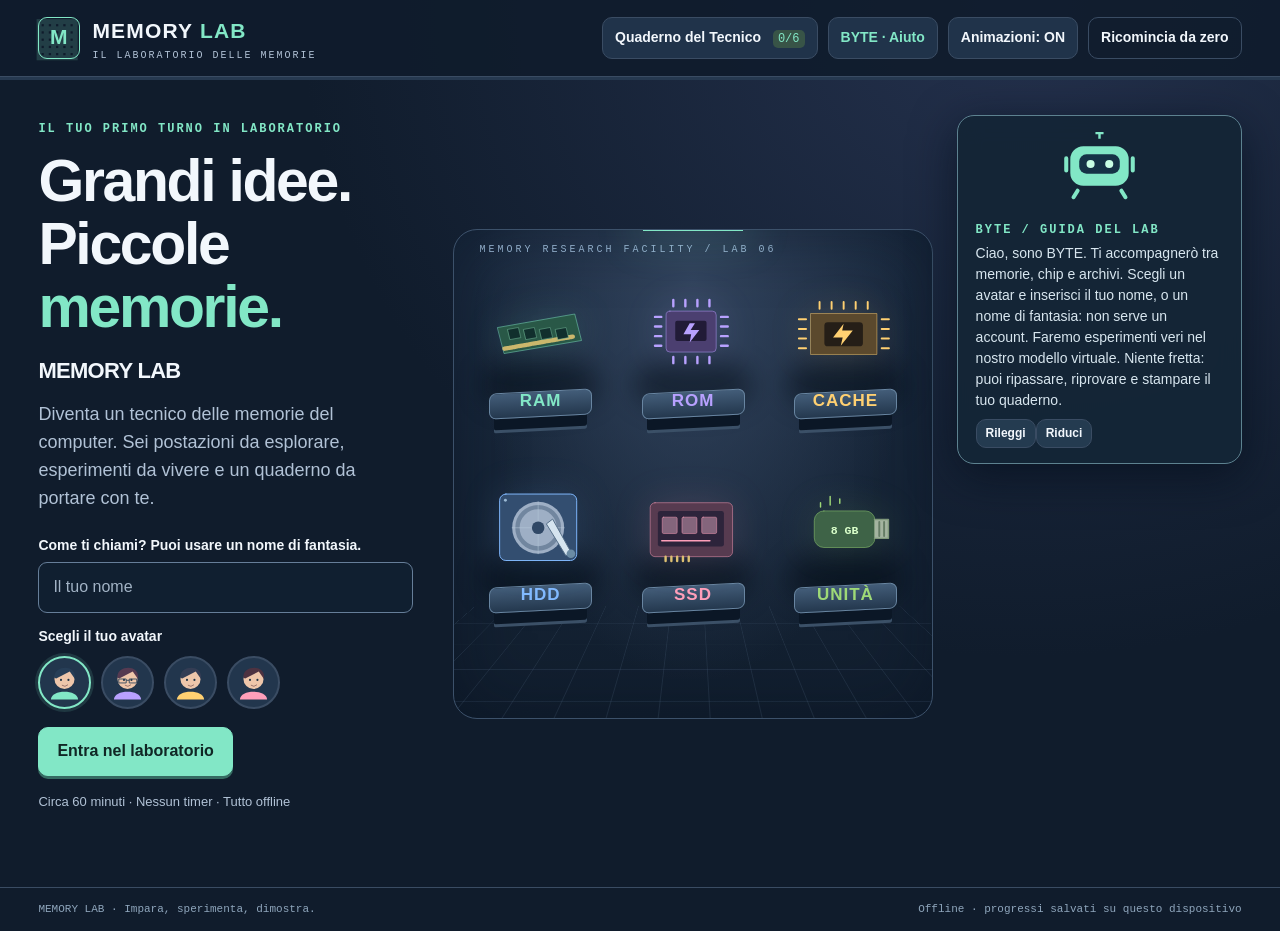
<file: memory-lab/index.html>
<!doctype html>
<html lang="it">
  <head>
    <meta charset="utf-8" />
    <meta name="viewport" content="width=device-width,initial-scale=1" />
    <meta name="theme-color" content="#101c2c" />
    <meta
      name="description"
      content="Un laboratorio interattivo per scoprire le memorie del computer. Sei esperimenti, un quaderno e una missione da tecnico."
    />
    <title>MEMORY LAB — Il laboratorio delle memorie</title>
    <link rel="stylesheet" href="style.css" />
    <script defer src="content.js"></script>
    <script defer src="app.js"></script>
  </head>
  <body>
    <header>
      <button
        class="logo"
        id="home"
        aria-label="Memory Lab, torna al laboratorio"
      >
        <span class="logo-chip">M<span>▦</span></span
        ><span
          >MEMORY <b>LAB</b><small>IL LABORATORIO DELLE MEMORIE</small></span
        >
      </button>
      <nav aria-label="Strumenti">
        <span id="student"></span
        ><button id="notebook">
          Quaderno del Tecnico <span id="noteCount">0/6</span></button
        ><button id="byteHelp" aria-label="Leggi la spiegazione di BYTE">
          BYTE · Aiuto</button
        ><button id="motion" aria-pressed="false">Animazioni: ON</button
        ><button id="reset" class="quiet">Ricomincia da zero</button>
      </nav>
    </header>
    <div class="global-progress"><div id="progressBar"></div></div>
    <div class="workspace">
      <main id="app"></main>
      <aside id="byte" aria-label="BYTE, assistente del laboratorio"></aside>
    </div>
    <div id="announcer" class="sr-only" aria-live="polite"></div>
    <div id="toast" role="status" hidden></div>
    <dialog id="dialog">
      <h2 id="dialogTitle"></h2>
      <div id="dialogBody"></div>
      <div id="dialogActions"></div>
    </dialog>
    <section id="printArea"></section>
    <footer>
      <span>MEMORY LAB · Impara, sperimenta, dimostra.</span
      ><span id="saveState"
        >Offline · salvataggio automatico sul dispositivo</span
      >
    </footer>
  </body>
</html>
</file>
<file: memory-lab/style.css>
/* Interfaccia del laboratorio, simulazioni e viste di stampa A4. */
:root {
  --bg: #101c2c;
  --panel: #19283b;
  --panel2: #20334a;
  --line: #3a4c63;
  --text: #f2f7fc;
  --muted: #b1c2d6;
  --mint: #82e7c6;
  --purple: #b8a1ff;
  --amber: #ffd071;
  --blue: #82baff;
  --pink: #ff9fba;
  --green: #9ed977;
  --accent: var(--mint);
  color-scheme: dark;
}
* {
  box-sizing: border-box;
}
body {
  margin: 0;
  font-family: Arial, Helvetica, sans-serif;
  font-size: 16px;
  line-height: 1.55;
  color: var(--text);
  background:
    radial-gradient(ellipse at 80% 0, #24314d 0, transparent 50%), var(--bg);
}
button,
input,
select {
  font: inherit;
}
button {
  cursor: pointer;
  color: inherit;
  border: 1px solid var(--line);
  background: var(--panel2);
  border-radius: 10px;
  padding: 11px 18px;
  font-weight: 700;
  transition:
    transform 0.18s,
    background 0.18s,
    border-color 0.18s;
}
button:hover:not(:disabled) {
  background: #304966;
  border-color: #a4b9cf;
  transform: translateY(-2px);
}
button:disabled {
  opacity: 0.45;
  cursor: not-allowed;
}
button:focus-visible,
input:focus-visible,
select:focus-visible,
summary:focus-visible {
  outline: 3px solid var(--amber);
  outline-offset: 4px;
}
.primary {
  background: var(--mint);
  border-color: var(--mint);
  color: #102725;
  box-shadow: 0 3px 0 #356b62;
}
.primary:hover:not(:disabled) {
  background: #abf7dc;
  color: #102725;
}
.quiet {
  background: transparent;
}
.small {
  font-size: 14px;
  padding: 8px 12px;
}
.danger {
  color: #ffb8b8;
}
header {
  padding: 15px 3vw;
  display: flex;
  align-items: center;
  justify-content: space-between;
  gap: 20px;
  border-bottom: 1px solid var(--line);
  background: #101c2ce8;
  position: relative;
  z-index: 3;
}
.logo {
  display: flex;
  gap: 12px;
  align-items: center;
  background: none;
  border: 0;
  padding: 0;
  text-align: left;
  font-weight: 900;
  font-size: 21px;
  letter-spacing: 1.2px;
  white-space: nowrap;
}
.logo:hover:not(:disabled) {
  background: none;
  transform: none;
}
.logo b {
  color: var(--mint);
}
.logo small {
  display: block;
  font: 10px monospace;
  letter-spacing: 2px;
  color: var(--muted);
  margin-top: 2px;
}
.logo-chip {
  height: 42px;
  width: 42px;
  display: grid;
  place-items: center;
  border: 1px solid var(--mint);
  border-radius: 9px;
  color: var(--mint);
  position: relative;
}
.logo-chip > span {
  position: absolute;
  inset: -7px;
  font-size: 51px;
  opacity: 0.17;
  line-height: 1;
}
nav {
  display: flex;
  align-items: center;
  justify-content: end;
  gap: 10px;
  flex-wrap: wrap;
}
nav button {
  font-size: 14px;
  padding: 9px 12px;
}
#student {
  font-size: 14px;
  color: var(--muted);
}
#noteCount {
  font: 12px monospace;
  margin-left: 8px;
  background: #385447;
  border-radius: 5px;
  padding: 2px 5px;
  color: var(--mint);
}
.global-progress {
  height: 3px;
  background: #263950;
}
.global-progress > div {
  height: 100%;
  background: var(--mint);
  transition: width 0.5s;
}
main {
  max-width: 1400px;
  margin: auto;
  padding: 32px 4vw 190px;
  min-height: 85vh;
}
h1,
h2,
h3,
p {
  margin-top: 0;
}
h1 {
  font-size: clamp(36px, 4.6vw, 68px);
  line-height: 1.07;
  letter-spacing: -2.3px;
  margin-bottom: 20px;
}
h2 {
  font-size: 29px;
  line-height: 1.15;
  letter-spacing: -0.7px;
}
h3 {
  font-size: 20px;
  line-height: 1.25;
}
p {
  margin-bottom: 15px;
}
.muted {
  color: var(--muted);
}
.eyebrow {
  font: 700 12px monospace;
  letter-spacing: 2px;
  text-transform: uppercase;
  color: var(--accent);
  margin-bottom: 13px;
}
.pill {
  display: inline-block;
  border: 1px solid var(--line);
  padding: 5px 10px;
  border-radius: 20px;
  font: 12px monospace;
  letter-spacing: 0.4px;
}
.pill.good {
  color: var(--mint);
  border-color: #3b8c77;
  background: #183c37;
}
.actions {
  display: flex;
  align-items: center;
  gap: 12px;
  flex-wrap: wrap;
  margin: 20px 0 0;
}
.grid2 {
  display: grid;
  grid-template-columns: 1fr 1fr;
  gap: 22px;
}
.panel {
  background: linear-gradient(140deg, #20324a, #19283b);
  border: 1px solid var(--line);
  border-radius: 17px;
  padding: 25px;
  box-shadow: 0 13px 35px #030d1822;
}
.welcome {
  display: grid;
  grid-template-columns: 0.9fr 1.15fr;
  gap: 40px;
  align-items: center;
  margin: 10px 0;
}
.welcome h1 span {
  color: var(--mint);
}
.welcome-copy > p {
  font-size: 18px;
  color: var(--muted);
  max-width: 480px;
}
.welcome .lab-room {
  min-height: 490px;
}
.login {
  max-width: 480px;
  margin-top: 22px;
}
.login label {
  display: block;
  font-size: 14px;
  font-weight: 700;
  margin: 13px 0 6px;
}
input[type="text"],
input[type="number"] {
  width: 100%;
  padding: 12px 14px;
  border: 1px solid #667e99;
  border-radius: 9px;
  background: #101f30;
  color: white;
}
input::placeholder {
  color: #a2b3c5;
}
.avatars {
  display: flex;
  gap: 10px;
  margin: 8px 0 18px;
}
.avatar {
  padding: 7px;
  border-radius: 50%;
  border: 2px solid var(--line);
  width: 53px;
  height: 53px;
  background: #22364d;
  display: grid;
  place-items: center;
}
.avatar.selected {
  border-color: var(--mint);
  box-shadow: 0 0 0 3px #82e7c622;
}
.avatar svg {
  width: 100%;
  height: 100%;
}
.lab-top {
  display: flex;
  align-items: end;
  justify-content: space-between;
  gap: 20px;
  margin: 4px 0 22px;
}
.lab-top h1 {
  font-size: 38px;
  letter-spacing: -1px;
  margin: 0 0 8px;
}
.lab-top p {
  margin: 0;
  color: var(--muted);
}
.lab-stats {
  display: flex;
  gap: 25px;
  white-space: nowrap;
}
.lab-stats strong {
  display: block;
  font: 700 27px monospace;
  color: var(--mint);
}
.lab-stats span {
  font-size: 12px;
  color: var(--muted);
}
.lab-room {
  position: relative;
  border: 1px solid #3c516a;
  border-radius: 24px;
  padding: 35px 25px;
  background:
    radial-gradient(ellipse at 50% 10%, #33455f 0, transparent 65%),
    linear-gradient(180deg, #1b2b40, #111e2e);
  overflow: hidden;
  min-height: 510px;
  box-shadow: inset 0 0 70px #07101f77;
}
.lab-room:before {
  content: "";
  position: absolute;
  inset: 55% -20% -40%;
  background:
    linear-gradient(#546d8833 1px, transparent 1px),
    linear-gradient(90deg, #546d8833 1px, transparent 1px);
  background-size: 50px 50px;
  transform: perspective(260px) rotateX(42deg);
  pointer-events: none;
}
.room-label {
  position: absolute;
  top: 14px;
  left: 25px;
  color: #90acc8;
  font: 10px monospace;
  letter-spacing: 3px;
}
.room-light {
  position: absolute;
  top: -2px;
  width: 100px;
  height: 3px;
  left: calc(50% - 50px);
  background: var(--mint);
  box-shadow: 0 0 40px 13px #82e7c622;
}
.room-stations {
  display: grid;
  grid-template-columns: repeat(3, 1fr);
  gap: 24px 30px;
  position: relative;
  padding-top: 15px;
}
.bench {
  position: relative;
  border: 0;
  background: transparent;
  padding: 4px 5px 12px;
  min-height: 203px;
  text-align: center;
  border-radius: 12px;
  display: flex;
  align-items: center;
  flex-direction: column;
  color: var(--text);
  isolation: isolate;
}
.bench:before {
  content: "";
  position: absolute;
  inset: auto 2% 40px;
  height: 50px;
  border-radius: 45%;
  background: #030b1477;
  filter: blur(12px);
  z-index: -1;
}
.bench:after {
  content: "";
  position: absolute;
  inset: auto 8% 33px;
  height: 24px;
  border: 1px solid #6885a1;
  border-radius: 7px;
  background: linear-gradient(#435d79, #24384e);
  transform: skewY(-3deg);
  z-index: -1;
  box-shadow:
    0 16px 0 -5px #0b1726,
    0 19px 0 -5px #3b5067;
}
.bench:hover:not(:disabled) {
  background: #ffffff07;
  transform: translateY(-5px);
}
.bench svg {
  width: 180px;
  max-width: 90%;
  height: 130px;
  filter: drop-shadow(
    0 0 18px color-mix(in srgb, var(--accent) 14%, transparent)
  );
  animation: float 5s ease-in-out infinite;
}
.bench:nth-child(2) svg {
  animation-delay: -1s;
}
.bench:nth-child(3) svg {
  animation-delay: -2s;
}
.bench:nth-child(4) svg {
  animation-delay: -3s;
}
.bench strong {
  font-size: 17px;
  letter-spacing: 1px;
  color: var(--accent);
  display: block;
  margin: 4px 0;
}
.bench > span {
  display: block;
  font-size: 12px;
  color: var(--muted);
  font-weight: 400;
}
.bench .bench-status {
  position: absolute;
  right: 5px;
  top: 2px;
  border: 1px solid #556b80;
  background: #111f2f;
  border-radius: 20px;
  font: 11px monospace;
  padding: 4px 8px;
}
.bench.completed .bench-status {
  color: var(--mint);
  border-color: #6ca98e;
}
.bench.compact {
  min-height: 170px;
  pointer-events: none;
}
.bench.compact svg {
  height: 100px;
}
.bench.compact > span,
.bench.compact .bench-status {
  display: none;
}
.final-console {
  margin-top: 22px;
  display: flex;
  align-items: center;
  gap: 20px;
  border: 1px solid #735e99;
  background: linear-gradient(100deg, #302343, #202e47);
  border-radius: 15px;
  padding: 20px 24px;
}
.final-console .console-symbol {
  font: 40px monospace;
  color: var(--purple);
}
.final-console p {
  margin: 4px 0 0;
  color: var(--muted);
  font-size: 14px;
}
.final-console button {
  margin-left: auto;
  white-space: nowrap;
}
.station-heading {
  display: flex;
  align-items: center;
  justify-content: space-between;
  gap: 20px;
  margin: 3px 0 22px;
}
.station-heading h1 {
  font-size: 39px;
  letter-spacing: -1.2px;
  margin: 5px 0 10px;
}
.station-heading .hardware {
  width: 145px;
  height: 110px;
  flex: none;
}
.station-heading p {
  margin: 0;
  color: var(--muted);
}
.phase-tabs {
  display: flex;
  gap: 8px;
  flex-wrap: wrap;
  margin-bottom: 24px;
}
.phase-tabs button {
  background: #162537;
  font-size: 14px;
  padding: 10px 18px;
}
.phase-tabs button.active {
  background: var(--accent);
  color: #101c2c;
  border-color: var(--accent);
}
.phase-tabs button .phase-num {
  font: 12px monospace;
  margin-right: 8px;
  opacity: 0.7;
}
.discover {
  display: grid;
  grid-template-columns: 260px 1fr;
  gap: 30px;
  align-items: center;
  min-height: 315px;
}
.theory-visual {
  height: 240px;
  position: relative;
  background: radial-gradient(ellipse, #42516b55, transparent 70%);
  display: grid;
  place-items: center;
}
.theory-visual > .hardware {
  width: 220px;
  height: 180px;
  animation: float 5s ease-in-out infinite;
}
.theory-content h2 {
  font-size: 32px;
}
.theory-content > p {
  font-size: 19px;
  max-width: 740px;
}
.example {
  padding: 15px 18px;
  border-left: 3px solid var(--accent);
  background: #101c2c77;
  border-radius: 0 8px 8px 0;
  font-size: 16px;
  color: #d0dfeb;
}
.theory-steps {
  display: flex;
  gap: 7px;
  margin-bottom: 20px;
}
.theory-steps button {
  width: 35px;
  height: 7px;
  min-height: 7px;
  border-radius: 20px;
  padding: 0;
  background: #506079;
  border: 0;
}
.theory-steps button.active {
  background: var(--accent);
}
.exp-instructions {
  border-left: 3px solid var(--accent);
  background: #20334c;
  padding: 15px 18px;
  border-radius: 0 10px 10px 0;
  margin-bottom: 22px;
}
.experiment {
  display: grid;
  grid-template-columns: 1.1fr 1fr;
  gap: 24px;
}
.sim-scene {
  min-height: 320px;
  padding: 25px;
  background: radial-gradient(ellipse at 50% 20%, #2c435d, #101e30);
  border: 1px solid var(--line);
  border-radius: 17px;
  position: relative;
  overflow: hidden;
}
.sim-scene > h3 {
  font: 13px monospace;
  letter-spacing: 2px;
  color: var(--accent);
  margin-bottom: 20px;
}
.meter {
  height: 25px;
  background: #071423;
  border-radius: 8px;
  border: 1px solid #577086;
  overflow: hidden;
  margin: 12px 0;
}
.meter > span {
  display: block;
  height: 100%;
  background: var(--accent);
  transition: width 0.4s;
  position: relative;
}
.meter > span:after {
  content: "";
  position: absolute;
  inset: 0;
  background: repeating-linear-gradient(
    90deg,
    transparent 0,
    transparent 27px,
    #101c2c55 28px,
    #101c2c55 30px
  );
}
.meter-caption {
  display: flex;
  justify-content: space-between;
  font: 14px monospace;
  gap: 10px;
}
.app-buttons {
  display: grid;
  grid-template-columns: 1fr 1fr;
  gap: 10px;
  margin: 20px 0;
}
.app-buttons button {
  padding: 15px 12px;
  text-align: left;
  font-size: 14px;
}
.app-buttons button b {
  display: block;
  color: var(--accent);
  font: 20px monospace;
  margin-bottom: 5px;
}
.app-buttons .opened {
  border-color: var(--mint);
  background: #1d443e;
}
.computer {
  margin: 10px auto 22px;
  width: 210px;
  height: 135px;
  background: #091323;
  border: 8px solid #657b93;
  border-radius: 10px;
  box-shadow: 0 8px 0 #07101f;
  position: relative;
  display: grid;
  place-items: center;
  text-align: center;
  padding: 10px;
  color: var(--mint);
}
.computer:after {
  content: "";
  position: absolute;
  width: 90px;
  height: 9px;
  background: #657b93;
  bottom: -24px;
  left: 52px;
}
.computer.off {
  color: #71869e;
}
.computer.booted {
  box-shadow: 0 0 35px #82e7c622;
}
.archive-files {
  display: flex;
  gap: 8px;
  flex-wrap: wrap;
  margin-top: 20px;
}
.archive-files span {
  border: 1px solid #4f6a81;
  border-radius: 6px;
  padding: 6px 10px;
  background: #1b3045;
  font-size: 14px;
}
.goals {
  padding: 0;
  list-style: none;
  font-size: 14px;
  display: grid;
  gap: 8px;
  margin: 16px 0;
}
.goals li {
  padding: 9px 12px;
  background: #142235;
  border-radius: 6px;
  border: 1px solid #324960;
}
.goals li.done {
  background: #1b3a34;
  border-color: #3d7b66;
  color: #b5f5d9;
}
.feedback {
  border: 1px solid #506881;
  border-radius: 10px;
  background: #22374e;
  padding: 15px 18px;
  margin: 18px 0 0;
  min-height: 55px;
}
.feedback.good {
  border-color: #65b496;
  background: #183c34;
  color: #c9ffe6;
}
.feedback.bad {
  border-color: #d68b71;
  background: #412e31;
  color: #ffe0d4;
}
.boot-tiles,
.order-pool,
.answer-order {
  display: flex;
  flex-wrap: wrap;
  gap: 9px;
  margin: 18px 0;
}
.boot-tiles button {
  flex: 1 1 170px;
  text-align: left;
}
.boot-tiles button span {
  display: block;
  font: 12px monospace;
  color: var(--accent);
  margin-bottom: 5px;
}
.boot-slots {
  display: grid;
  gap: 7px;
  margin: 15px 0;
}
.boot-slots button {
  text-align: left;
  background: #142235;
  min-height: 47px;
  border-style: dashed;
  font-size: 14px;
}
.boot-slots b {
  color: var(--accent);
  margin-right: 12px;
}
.flow {
  display: flex;
  gap: 10px;
  align-items: center;
  justify-content: center;
  margin: 20px 0;
}
.flow-block {
  background: #213a53;
  border: 1px solid #68849d;
  border-radius: 12px;
  padding: 18px 13px;
  min-width: 80px;
  text-align: center;
  font-weight: 700;
}
.flow-link {
  font: 24px monospace;
  color: var(--accent);
}
.cache-slots {
  display: flex;
  gap: 8px;
  justify-content: center;
  margin: 25px 0;
}
.cache-slot {
  border: 2px dashed #627f91;
  background: #142336;
  border-radius: 9px;
  width: 65px;
  height: 70px;
  display: grid;
  place-items: center;
  font: 30px monospace;
  color: var(--amber);
}
.cache-slot.filled {
  border-style: solid;
  border-color: #c7a860;
  background: #453d27;
}
.data-buttons {
  display: flex;
  gap: 8px;
  flex-wrap: wrap;
}
.data-buttons button {
  width: 48px;
  height: 48px;
  padding: 8px;
  font: 700 20px monospace;
}
.counter-row {
  display: flex;
  justify-content: space-around;
  gap: 12px;
  margin-top: 20px;
}
.counter-row b {
  display: block;
  font: 700 25px monospace;
  color: var(--accent);
}
.counter-row span {
  font-size: 12px;
  color: var(--muted);
}
.disk-wrap {
  height: 220px;
  display: grid;
  place-items: center;
  position: relative;
}
.disk-wrap .hardware {
  width: 270px;
  height: 220px;
}
.disk-wrap.busy .platter {
  animation: spin 1s linear infinite;
  transform-origin: 100px 90px;
}
.disk-wrap.busy .head {
  animation: head 0.7s ease-in-out infinite;
  transform-origin: 171px 136px;
}
.file-list {
  list-style: none;
  padding: 0;
  display: grid;
  gap: 8px;
  max-height: 320px;
  overflow: auto;
}
.file-list li {
  display: flex;
  align-items: center;
  gap: 12px;
  border: 1px solid var(--line);
  border-radius: 8px;
  padding: 10px;
  background: #172b40;
}
.file-list li > span {
  flex: 1;
}
.file-list small {
  color: var(--muted);
  font-size: 12px;
  display: block;
}
.file-list button {
  font-size: 13px;
  padding: 6px 10px;
}
.race-lane {
  padding: 20px;
  margin-bottom: 14px;
  border: 1px solid var(--line);
  border-radius: 12px;
  background: #15273b;
}
.race-lane h3 {
  display: flex;
  justify-content: space-between;
  margin-bottom: 10px;
  font-size: 16px;
}
.race-lane h3 span {
  font: 13px monospace;
  color: var(--muted);
}
.race-lane .meter {
  height: 30px;
}
.race-lane.ssd .meter > span {
  background: var(--pink);
}
.scenario {
  border: 1px solid var(--line);
  padding: 14px 16px;
  border-radius: 9px;
  margin: 10px 0;
  background: #162a3f;
}
.scenario p {
  font-size: 15px;
  margin-bottom: 10px;
}
.scenario .done-label {
  color: var(--mint);
  font-size: 14px;
}
.usb-visual {
  width: 100%;
  height: 110px;
  position: relative;
  border-radius: 25px;
  background: linear-gradient(140deg, #547958, #274235);
  border: 2px solid #8bb886;
  margin: 15px 0 30px;
  display: grid;
  place-items: center;
  color: #d8ffce;
  font: 700 27px monospace;
  box-shadow: inset 0 0 30px #101f24;
}
.usb-visual:after {
  content: "";
  position: absolute;
  right: -17px;
  top: 28px;
  width: 33px;
  height: 50px;
  border-radius: 0 6px 6px 0;
  background: repeating-linear-gradient(
    90deg,
    #b6c5b3 0,
    #b6c5b3 7px,
    #566e58 8px,
    #566e58 10px
  );
  border: 2px solid #82927e;
}
.calc-field {
  border: 1px solid var(--line);
  border-radius: 9px;
  padding: 14px;
  margin-bottom: 12px;
}
.calc-field label {
  display: block;
  font-size: 14px;
  margin-bottom: 9px;
}
.calc-row {
  display: flex;
  gap: 8px;
}
.calc-row input {
  min-width: 80px;
}
.question-shell {
  max-width: 900px;
  margin: auto;
}
.quiz-top {
  display: flex;
  justify-content: space-between;
  align-items: center;
  gap: 15px;
  margin-bottom: 20px;
}
.quiz-top span {
  font: 14px monospace;
  color: var(--muted);
}
.question-options {
  display: grid;
  gap: 12px;
  margin: 24px 0;
}
.question-options button {
  text-align: left;
  font-weight: 400;
  line-height: 1.5;
  padding: 16px 20px;
  border: 1px solid #61758f;
}
.question-options button.selected {
  border-color: var(--accent);
  background: #2b4b58;
}
.question-options button.correct {
  border-color: var(--mint);
  background: #1d4438;
}
.question-options button.incorrect {
  border-color: #d68b71;
  background: #49313a;
}
.question-shell h2 {
  font-size: 27px;
  line-height: 1.4;
}
.match-row {
  display: grid;
  grid-template-columns: 1fr 1fr;
  gap: 15px;
  align-items: center;
  padding: 13px 0;
  border-bottom: 1px solid var(--line);
}
select {
  width: 100%;
  appearance: none;
  padding: 12px 36px 12px 13px;
  border: 1px solid #7a8fa6;
  border-radius: 7px;
  background: #16283b
    url("data:image/svg+xml,%3Csvg xmlns='http://www.w3.org/2000/svg' width='12' height='8'%3E%3Cpath d='m1 1 5 5 5-5' fill='none' stroke='%23c4dded' stroke-width='2'/%3E%3C/svg%3E")
    no-repeat right 12px center;
  color: white;
}
.answer-order {
  min-height: 60px;
  padding: 14px;
  border: 1px dashed #67839c;
  border-radius: 9px;
}
.answer-order button {
  font-size: 14px;
  background: #2b455d;
}
.order-pool button {
  font-size: 14px;
}
.quiz-result {
  text-align: center;
  padding: 28px;
}
.quiz-result .big-score {
  font: 700 80px monospace;
  color: var(--accent);
  margin: 20px 0;
}
.notebook {
  background: #f4f6ed;
  color: #1b3540;
  border: 1px solid #a4b7b0;
  padding: 32px;
  border-radius: 7px;
  position: relative;
}
.notebook:before {
  content: "";
  position: absolute;
  left: 20px;
  top: 0;
  bottom: 0;
  width: 1px;
  background: #dfb8a7;
}
.notebook > .notebook-title {
  border-bottom: 2px solid #a8b8af;
  padding-bottom: 20px;
  margin-bottom: 26px;
}
.note-grid {
  display: grid;
  grid-template-columns: 1fr 1fr;
  gap: 22px;
}
.note-card {
  padding: 24px;
  border: 1px solid #b8c8bd;
  border-radius: 8px;
  background: repeating-linear-gradient(
    #fffef6 0,
    #fffef6 28px,
    #dfe7dc 29px,
    #fffef6 30px
  );
  break-inside: avoid;
  position: relative;
}
.note-card .hardware {
  width: 110px;
  height: 85px;
  float: right;
  margin: 0 0 12px 14px;
}
.note-card h2 {
  font-size: 24px;
}
.note-card p,
.note-card li {
  font-size: 15px;
}
.note-card ul {
  padding-left: 20px;
}
.note-card .observation {
  background: #e6efdf;
  border-radius: 6px;
  padding: 12px;
  font-size: 14px;
}
.note-card .note-score {
  font: 700 14px monospace;
  clear: both;
}
.table-scroll {
  overflow: auto;
  margin: 25px 0;
}
table {
  width: 100%;
  border-collapse: collapse;
  font-size: 13px;
}
th,
td {
  border: 1px solid #a2b6b0;
  padding: 10px;
  text-align: left;
  vertical-align: top;
}
th {
  background: #dce7d8;
  color: #244137;
}
table caption {
  text-align: left;
  font-weight: 700;
  font-size: 22px;
  padding: 15px 0;
}
.empty-note {
  text-align: center;
  padding: 45px;
  color: #486658;
}
.client-card {
  display: grid;
  grid-template-columns: 130px 1fr;
  gap: 25px;
  align-items: start;
}
.client-avatar {
  border-radius: 50%;
  width: 110px;
  height: 110px;
  display: grid;
  place-items: center;
  background: #3b3858;
  border: 1px solid #a59cc9;
}
.client-avatar svg {
  width: 85px;
  height: 85px;
}
.client-card blockquote {
  font-size: 22px;
  margin: 5px 0 22px;
  line-height: 1.5;
}
.final-flow {
  display: grid;
  grid-template-columns: repeat(4, 1fr);
  gap: 20px;
  margin: 25px 0;
}
.final-flow .flow-block {
  padding: 18px 10px;
  position: relative;
  opacity: 0.65;
}
.final-flow .flow-block.active {
  background: #375842;
  border-color: var(--mint);
  opacity: 1;
  box-shadow: 0 0 30px #82e7c622;
}
.final-flow .hardware {
  height: 95px;
  width: 100%;
  display: block;
  margin-bottom: 12px;
}
.final-flow .flow-block:not(:last-child):after {
  content: "›";
  position: absolute;
  right: -19px;
  top: 40%;
  color: var(--mint);
  font-size: 25px;
}
.diploma {
  max-width: 900px;
  margin: 15px auto;
  text-align: center;
  background: radial-gradient(ellipse at top, #38534d, #172b3b 65%);
  border: 1px solid #6c9e87;
  border-radius: 20px;
  padding: 45px 30px;
}
.medal {
  margin: 0 auto 20px;
  width: 88px;
  height: 88px;
  display: grid;
  place-items: center;
  background: var(--mint);
  color: #183b32;
  border: 6px double #306655;
  border-radius: 50%;
  font: 40px serif;
}
.diploma h1 {
  font-size: 40px;
  letter-spacing: 1px;
}
.diploma .student-name {
  font-size: 35px;
  color: var(--mint);
  font-weight: 700;
  margin: 22px 0;
}
.score-total {
  font: 700 55px monospace;
  color: var(--amber);
}
.diploma small {
  color: var(--muted);
  font-size: 13px;
}
.diploma-grid {
  display: grid;
  grid-template-columns: repeat(6, 1fr);
  gap: 8px;
  margin: 25px 0;
}
.diploma-grid > div {
  padding: 12px 5px;
  background: #132537;
  border-radius: 6px;
  font-size: 12px;
}
.diploma-grid b {
  display: block;
  font-size: 20px;
}
.byte-bot {
  width: 73px;
  height: 70px;
  flex: none;
  animation: float 4s ease-in-out infinite;
}
.byte-bot svg {
  width: 100%;
  height: 100%;
}
#byte {
  position: fixed;
  bottom: 20px;
  right: 25px;
  left: auto;
  max-width: 630px;
  width: calc(100% - 50px);
  padding: 15px 18px;
  display: flex;
  align-items: start;
  gap: 15px;
  border: 1px solid #5d8290;
  border-radius: 17px;
  background: #142637f5;
  box-shadow: 0 12px 45px #050d1ba8;
  z-index: 10;
  backdrop-filter: blur(12px);
}
#byte p {
  font-size: 14px;
  margin: 3px 0 8px;
  color: #d8e6ef;
  line-height: 1.5;
}
#byte .byte-name {
  font: 700 12px monospace;
  letter-spacing: 2px;
  color: var(--mint);
}
#byte button {
  font-size: 12px;
  padding: 4px 9px;
  background: #243b50;
}
#byte.collapsed {
  width: auto;
  max-width: none;
  align-items: center;
}
#byte.collapsed .byte-bot {
  width: 45px;
  height: 43px;
}
#byte.collapsed p,
#byte.collapsed .byte-name {
  display: none;
}
#byte.collapsed .byte-text {
  display: flex;
  gap: 6px;
  align-items: center;
}
#toast {
  position: fixed;
  top: 90px;
  left: 50%;
  transform: translateX(-50%);
  z-index: 40;
  background: #d6fae5;
  color: #153b2e;
  padding: 13px 23px;
  border-radius: 9px;
  box-shadow: 0 6px 30px #0005;
  max-width: 90%;
  font-size: 15px;
}
dialog {
  background: #1c3046;
  color: white;
  border: 1px solid #819ab0;
  border-radius: 16px;
  padding: 28px;
  max-width: 650px;
  width: 92%;
  max-height: 85vh;
  box-shadow: 0 30px 100px #0006;
}
dialog::backdrop {
  background: #020b17b8;
}
#dialogActions {
  display: flex;
  justify-content: end;
  gap: 10px;
  flex-wrap: wrap;
  margin-top: 25px;
}
#dialogBody p {
  color: #d5e1eb;
}
footer {
  padding: 15px 3vw;
  color: #8fa6bc;
  border-top: 1px solid var(--line);
  display: flex;
  justify-content: space-between;
  gap: 12px;
  font: 11px monospace;
}
.sr-only {
  position: absolute;
  width: 1px;
  height: 1px;
  overflow: hidden;
  clip: rect(0, 0, 0, 0);
}
#printArea {
  display: none;
}
.reduced *,
.reduced *:before,
.reduced *:after {
  animation: none !important;
  transition: none !important;
}
@keyframes float {
  50% {
    transform: translateY(-6px);
  }
}
@keyframes spin {
  to {
    transform: rotate(360deg);
  }
}
@keyframes head {
  50% {
    transform: rotate(-28deg);
  }
}
@media (prefers-reduced-motion: reduce) {
  *,
  *:before,
  *:after {
    animation: none !important;
    transition: none !important;
  }
}
@media (max-width: 1050px) {
  header {
    align-items: start;
  }
  .logo {
    font-size: 17px;
  }
  nav {
    gap: 6px;
  }
  nav button {
    font-size: 12px;
    padding: 8px;
  }
  .welcome {
    gap: 25px;
    grid-template-columns: 1fr 1fr;
  }
  .welcome .lab-room {
    padding: 25px 10px;
    min-height: 450px;
  }
  .welcome .room-stations {
    gap: 15px 8px;
  }
  .welcome .bench.compact {
    min-height: 170px;
  }
  .experiment {
    grid-template-columns: 1fr 1fr;
  }
  .lab-stats {
    gap: 15px;
  }
  .discover {
    grid-template-columns: 190px 1fr;
  }
  .theory-visual > .hardware {
    width: 180px;
  }
  .note-card {
    padding: 18px;
  }
  .diploma-grid {
    grid-template-columns: repeat(3, 1fr);
  }
}
@media (max-width: 760px) {
  header {
    padding: 13px 16px;
    flex-direction: column;
    gap: 12px;
  }
  nav {
    justify-content: start;
  }
  #student {
    font-size: 13px;
  }
  .logo small {
    font-size: 9px;
  }
  main {
    padding: 24px 17px 190px;
  }
  .welcome {
    grid-template-columns: 1fr;
  }
  .welcome-copy > p {
    font-size: 17px;
  }
  .welcome .lab-room {
    min-height: 380px;
    order: -1;
  }
  .welcome .bench.compact {
    min-height: 140px;
  }
  .welcome .bench.compact svg {
    height: 85px;
  }
  .welcome .bench strong {
    font-size: 14px;
  }
  .room-stations {
    gap: 15px;
  }
  .lab-room {
    padding: 30px 10px 15px;
  }
  .bench {
    min-height: 180px;
  }
  .bench svg {
    height: 110px;
  }
  .bench > span {
    font-size: 11px;
  }
  .bench strong {
    font-size: 15px;
  }
  .bench .bench-status {
    font-size: 10px;
  }
  .lab-top {
    align-items: start;
  }
  .lab-top h1 {
    font-size: 30px;
  }
  .lab-stats {
    gap: 10px;
    flex-direction: column;
  }
  .lab-stats strong {
    font-size: 22px;
  }
  .lab-stats span {
    font-size: 10px;
  }
  .grid2,
  .experiment,
  .discover,
  .note-grid {
    grid-template-columns: 1fr;
  }
  .discover {
    gap: 5px;
  }
  .theory-visual {
    height: 140px;
  }
  .theory-visual > .hardware {
    width: 150px;
    height: 130px;
  }
  .theory-content > p {
    font-size: 17px;
  }
  .theory-content h2 {
    font-size: 26px;
  }
  .station-heading h1 {
    font-size: 31px;
  }
  .station-heading .hardware {
    width: 85px;
    height: 80px;
  }
  .panel {
    padding: 19px;
  }
  .phase-tabs {
    gap: 6px;
  }
  .phase-tabs button {
    padding: 10px 12px;
    font-size: 13px;
  }
  .sim-scene {
    padding: 20px;
    min-height: 280px;
  }
  .final-console {
    padding: 16px;
    gap: 12px;
    flex-wrap: wrap;
  }
  .final-console .console-symbol {
    font-size: 30px;
  }
  .final-console button {
    margin-left: 0;
  }
  .final-console h3 {
    margin-bottom: 5px;
  }
  .notebook {
    padding: 25px 17px;
  }
  .notebook:before {
    left: 8px;
  }
  .client-card {
    grid-template-columns: 1fr;
  }
  .client-avatar {
    width: 80px;
    height: 80px;
  }
  .client-card blockquote {
    font-size: 19px;
  }
  .final-flow {
    gap: 12px;
    grid-template-columns: 1fr 1fr;
  }
  .final-flow .flow-block:nth-child(2):after {
    display: none;
  }
  .flow {
    gap: 6px;
  }
  .flow-block {
    min-width: 65px;
    padding: 15px 8px;
  }
  .cache-slot {
    width: 57px;
    height: 61px;
  }
  .diploma {
    padding: 30px 16px;
  }
  .diploma h1 {
    font-size: 29px;
  }
  .diploma .student-name {
    font-size: 28px;
  }
  .score-total {
    font-size: 45px;
  }
  #byte {
    right: 12px;
    bottom: 10px;
    width: calc(100% - 24px);
    padding: 12px;
    gap: 10px;
  }
  #byte p {
    font-size: 13px;
  }
  .byte-bot {
    width: 53px;
    height: 55px;
  }
  footer {
    flex-direction: column;
    font-size: 10px;
  }
  .match-row {
    grid-template-columns: 1fr;
    gap: 7px;
  }
  .quiz-top {
    align-items: start;
  }
  .question-shell h2 {
    font-size: 23px;
  }
}
@media (max-width: 420px) {
  .room-stations {
    grid-template-columns: 1fr 1fr;
  }
  .bench {
    min-height: 180px;
  }
  .welcome .bench.compact {
    min-height: 130px;
  }
  .welcome .lab-room {
    min-height: 450px;
  }
  .avatars {
    gap: 7px;
  }
  .avatar {
    width: 46px;
    height: 46px;
  }
  .app-buttons {
    gap: 7px;
  }
  .app-buttons button {
    padding: 12px 8px;
  }
  .lab-stats {
    display: none;
  }
}
@media print {
  @page {
    size: A4;
    margin: 16mm;
  }
  html,
  body {
    background: white !important;
    color: #183643 !important;
    color-scheme: light;
  }
  body > * {
    display: none !important;
  }
  #printArea {
    display: block !important;
    font-family: Arial, sans-serif;
  }
  #printArea .notebook {
    border: 0;
    padding: 0;
    background: white;
  }
  #printArea .notebook:before {
    display: none;
  }
  #printArea .note-grid {
    display: block;
  }
  #printArea .note-card {
    margin-bottom: 15px;
    background: white;
    box-shadow: none;
    break-inside: avoid;
    border: 1px solid #9aaea3;
    padding: 16px;
  }
  #printArea .note-card .hardware {
    width: 90px;
    height: 75px;
  }
  #printArea .note-card p,
  #printArea .note-card li {
    font-size: 12px;
    line-height: 1.5;
  }
  #printArea .observation {
    font-size: 12px;
  }
  #printArea h1 {
    font-size: 28px;
    letter-spacing: 0;
  }
  #printArea h2 {
    font-size: 22px;
  }
  #printArea table {
    font-size: 10px;
  }
  #printArea th,
  #printArea td {
    padding: 7px;
  }
  #printArea .diploma {
    background: white;
    color: #163e33;
    border: 4px double #2e7962;
    box-shadow: none;
    max-width: none;
    margin: 10mm 0;
    padding: 25mm 10mm;
  }
  #printArea .student-name {
    color: #246b54;
  }
  #printArea .score-total {
    color: #2a514b;
  }
  #printArea .diploma-grid > div {
    background: #edf4ec;
    color: #1b3540;
  }
  #printArea small {
    color: #345267;
  }
  #printArea .medal {
    background: #dcf3de;
    color: #163e33;
  }
  #printArea .table-scroll {
    overflow: visible;
  }
  #printArea button {
    display: none !important;
  }
  svg {
    -webkit-print-color-adjust: exact;
    print-color-adjust: exact;
  }
}

/* Gli strumenti restano disponibili anche durante lettura e verifiche. */
header {
  position: sticky;
  top: 0;
  z-index: 25;
}
#student {
  display: flex;
  align-items: center;
  gap: 7px;
}
.student-avatar {
  width: 29px;
  height: 29px;
  display: inline-flex;
  flex: none;
}
.student-avatar svg {
  width: 100%;
  height: 100%;
}
.bench .bench-score {
  font: 12px monospace;
  color: var(--accent);
  margin-top: 5px;
}
main h1:focus {
  outline: none;
}
html {
  scroll-padding-top: 110px;
}
button,
input,
select {
  scroll-margin-top: 115px;
}
@media (max-width: 760px) {
  html {
    scroll-padding-top: 180px;
  }
  button,
  input,
  select {
    scroll-margin-top: 180px;
  }
}

@keyframes arrive {
  from {
    transform: translateY(-7px);
    opacity: 0.35;
  }
  to {
    transform: translateY(0);
    opacity: 1;
  }
}
.final-flow .active .hardware {
  animation: arrive 0.6s ease-out;
}
.final-flow .active:before {
  content: "DATI IN QUESTO PASSAGGIO";
  display: block;
  font: 10px monospace;
  color: var(--mint);
  margin-bottom: 8px;
}
@media print {
  #printArea .eyebrow {
    color: #345b4b !important;
  }
}

/* BYTE occupa una colonna propria: non può coprire pulsanti o campi. */
.workspace {
  display: grid;
  grid-template-columns: minmax(0, 1fr) 285px;
  gap: 24px;
  max-width: 1560px;
  margin: 0 auto;
  padding: 0 3vw;
  align-items: start;
}
.workspace > main {
  width: 100%;
  min-width: 0;
  max-width: none;
  padding: 32px 0 50px;
  margin: 0;
}
#byte,
#byte.collapsed {
  position: sticky;
  top: 115px;
  bottom: auto;
  left: auto;
  right: auto;
  width: 100%;
  max-width: none;
  margin: 32px 0 24px;
  flex-direction: column;
  z-index: 1;
}
#byte .byte-bot {
  align-self: center;
}
#byteHelp {
  color: var(--mint);
}
.byte-dialog-robot {
  width: 75px;
  height: 75px;
  margin-bottom: 15px;
}
.byte-dialog-robot svg {
  width: 100%;
  height: 100%;
}
.photo-unit-answers {
  display: flex;
  gap: 12px;
  flex-wrap: wrap;
}
.photo-unit-answers button {
  min-width: 90px;
  min-height: 48px;
}
.photo-unit-answers button[aria-pressed="true"] {
  border-color: var(--mint);
  background: #244a43;
  box-shadow: 0 0 0 2px #82e7c633;
}
.inline-feedback {
  margin: 12px 0 0;
  padding: 12px;
  border-radius: 7px;
  font-size: 14px;
}
.inline-feedback.good {
  background: #1b3a34;
  color: #c9ffe6;
}
.inline-feedback.bad {
  background: #412e31;
  color: #ffe0d4;
}
@media (max-width: 1100px) {
  .workspace {
    grid-template-columns: minmax(0, 1fr);
    padding: 0 4vw;
  }
  #byte,
  #byte.collapsed {
    display: none;
  }
  .workspace > main {
    padding: 24px 0 40px;
  }
}
</file>
